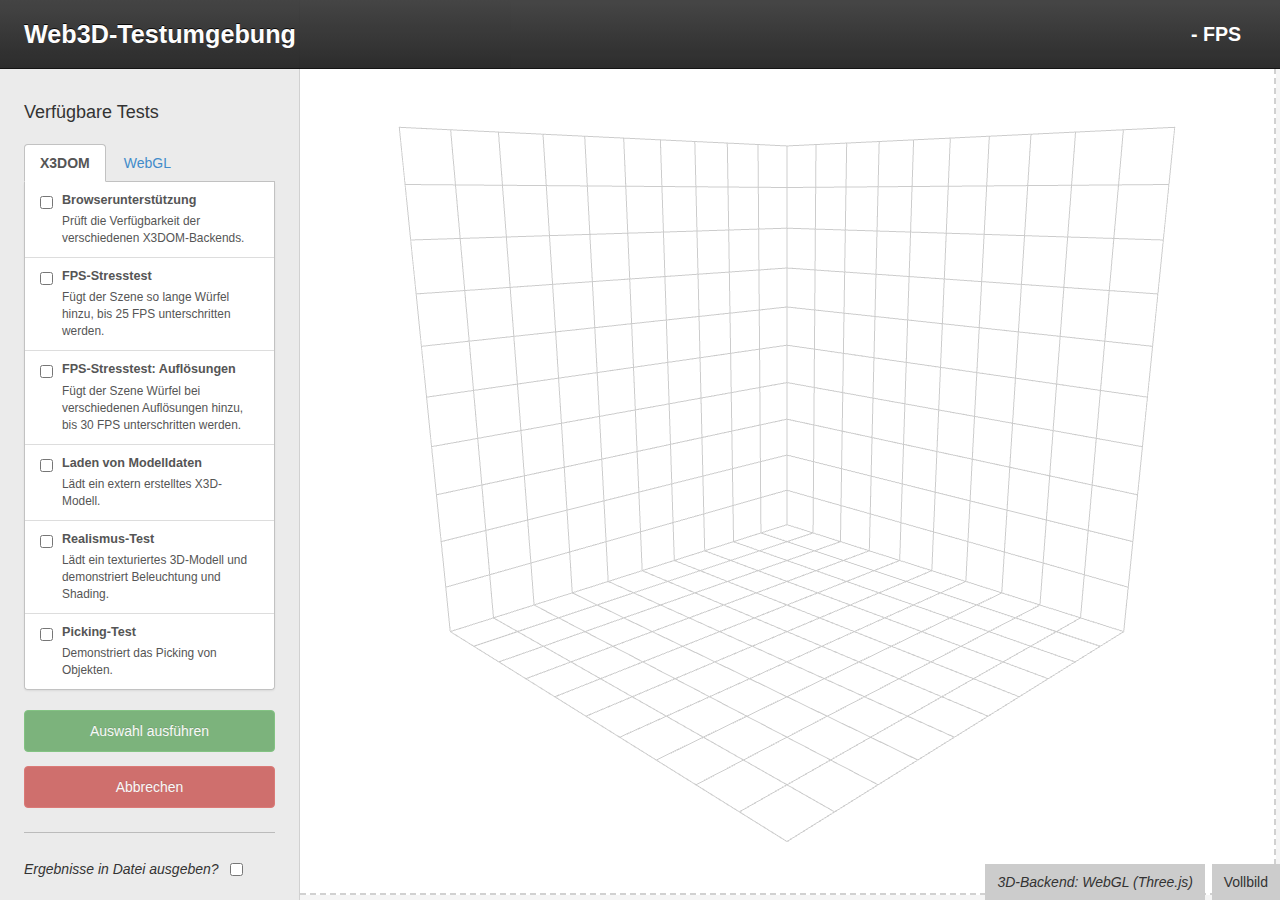
<file: test/button/index.html>
<!DOCTYPE html>
<html>
<head>
    <meta charset='utf-8'>
    <title>Web3D-Testumgebung</title>

    <!-- Bootstrap CSS -->
    <link rel='stylesheet' href='lib/bootstrap/css/bootstrap.min.css'>
    <link rel='stylesheet' href='lib/bootstrap/css/bootstrap-theme.min.css'>
    <link rel='stylesheet' type='text/css' href='css/main.css' />

</head>
<body class='frame-loading'>

    <!-- <div id='spinner'>
        <img src='res/loading.gif' alt='Lade...' />
    </div> -->

    <div class='page-container'>

        <div class='navbar navbar-inverse navbar-fixed-top' id='topbar' role='navigation'>
            <div class='navbar-header'>
                <h1>Web3D-Testumgebung</h1>
            </div>

            <div class='navbar-center'>
                <div id='scene-stats'></div>

                <!--<div id='model-count'>-->
                    <!--<span>0</span> Modelle-->
                <!--</div>-->
                <!--<div id='vertices-count'>-->
                    <!--<span>0</span> Modelle-->
                <!--</div>-->
            </div>

            <div class='navbar-right'>
                <div id='fps'>
                    <span>-</span> FPS
                </div>
                <canvas id='fps-chart' width='200' height='68'></canvas>
            </div>
        </div>

        <div class='row '>
            <aside id='sidebar' role='navigation'>
                <h2>Verfügbare Tests</h2>
                <ul class='nav nav-tabs' role='tablist'>
                     <li id='tab-x3dom' class='active'><a href='#testcases-x3dom' role='tab' data-toggle='tab'>X3DOM</a></li>
                     <li id='tab-webgl'><a href='#testcases-webgl' role='tab' data-toggle='tab'>WebGL</a></li>
                </ul>

                <div class='tab-content'>
                    <div class='tab-pane active' id='testcases-x3dom'>
                        <div class='list-group testcases' data-path='x3dom'>
                            <!-- Filled by JSON data -->
                        </div>
                    </div>
                    <div class='tab-pane' id='testcases-webgl'>
                        <div class='list-group testcases' data-path='webgl'>
                            <!-- Filled by JSON data -->
                        </div>
                    </div>
                </div>

                <button type='button' class='btn btn-success' id='btn-run-tests' title='Tests starten' disabled='disabled'>
                    Auswahl ausführen
                </button>
                <button type='button' class='btn btn-danger' id='btn-abort-tests' title='Alle Tests abbrechen' disabled='disabled'>
                    Abbrechen
                </button>

                <div id='download'>
                    <label for='return-file'>Ergebnisse in Datei ausgeben?</label>
                    <input type='checkbox' id='return-file' />
                </div>
            </aside>

            <main>
                <div id="error"></div>
                <iframe id='frame' class=''></iframe>
            </main>

            <button id='toggle-fullscreen'>Vollbild</button>
            <div id='backend-name'>
                3D-Backend: <span>Lade...</span>
            </div>
        </div>

        <footer id='status-bar'></footer>
    </div>

    <!-- JS libraries -->
    <script src='lib/jquery.min.js'></script>
    <script src='lib/bootstrap/js/bootstrap.min.js'></script>

    <!-- Application code -->
    <script src='js/UserInterface.js'></script>
    <script src='js/TestInterface.js'></script>
    <script src='js/Persistence.js'></script>
    <script src='js/Stats.js'></script>
    <script src='js/FPSMeter.js'></script>
    <script src='js/App.js'></script>
</body>
</html>
</file>
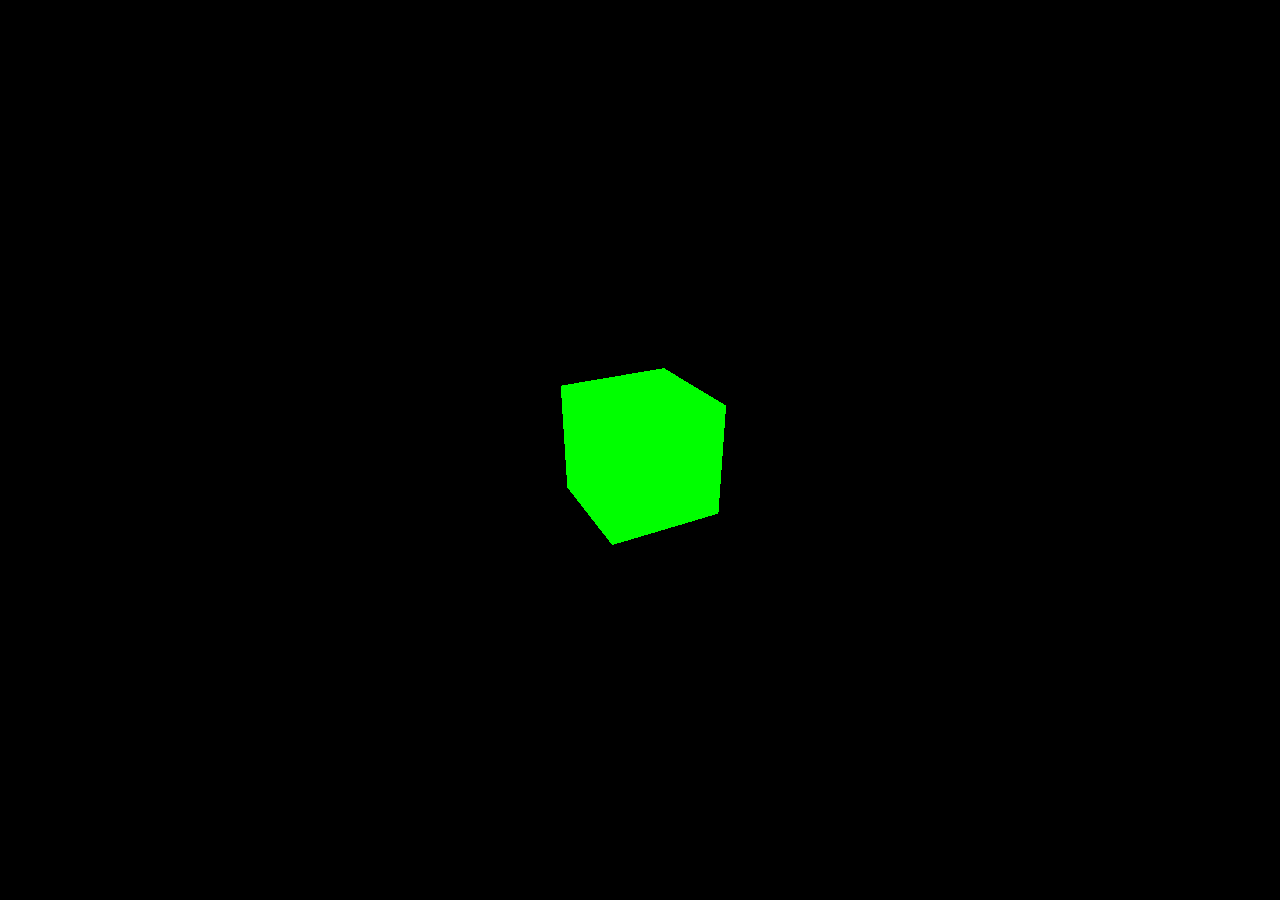
<file: test/threejs_creating_a_scene.html>
<!DOCTYPE html>
<html>
	<head>
		<meta charset="utf-8">
		<title>My first three.js app</title>
		<style>
			body { margin: 0; }
		</style>
	</head>
	<body>
		<script src="../lib/threejs-r130/three.js"></script>
		<script>
			const scene = new THREE.Scene();
			const camera = new THREE.PerspectiveCamera( 75, window.innerWidth / window.innerHeight, 0.1, 1000 );

			const renderer = new THREE.WebGLRenderer();
			renderer.setSize( window.innerWidth, window.innerHeight );
			document.body.appendChild( renderer.domElement );

			const geometry = new THREE.BoxGeometry();
			const material = new THREE.MeshBasicMaterial( { color: 0x00ff00 } );
			const cube = new THREE.Mesh( geometry, material );
			scene.add( cube );

			camera.position.z = 5;

			const animate = function () {
				requestAnimationFrame( animate );

				cube.rotation.x += 0.01;
				cube.rotation.y += 0.01;

				renderer.render( scene, camera );
			};

			animate();
		</script>
	</body>
</html>
</file>
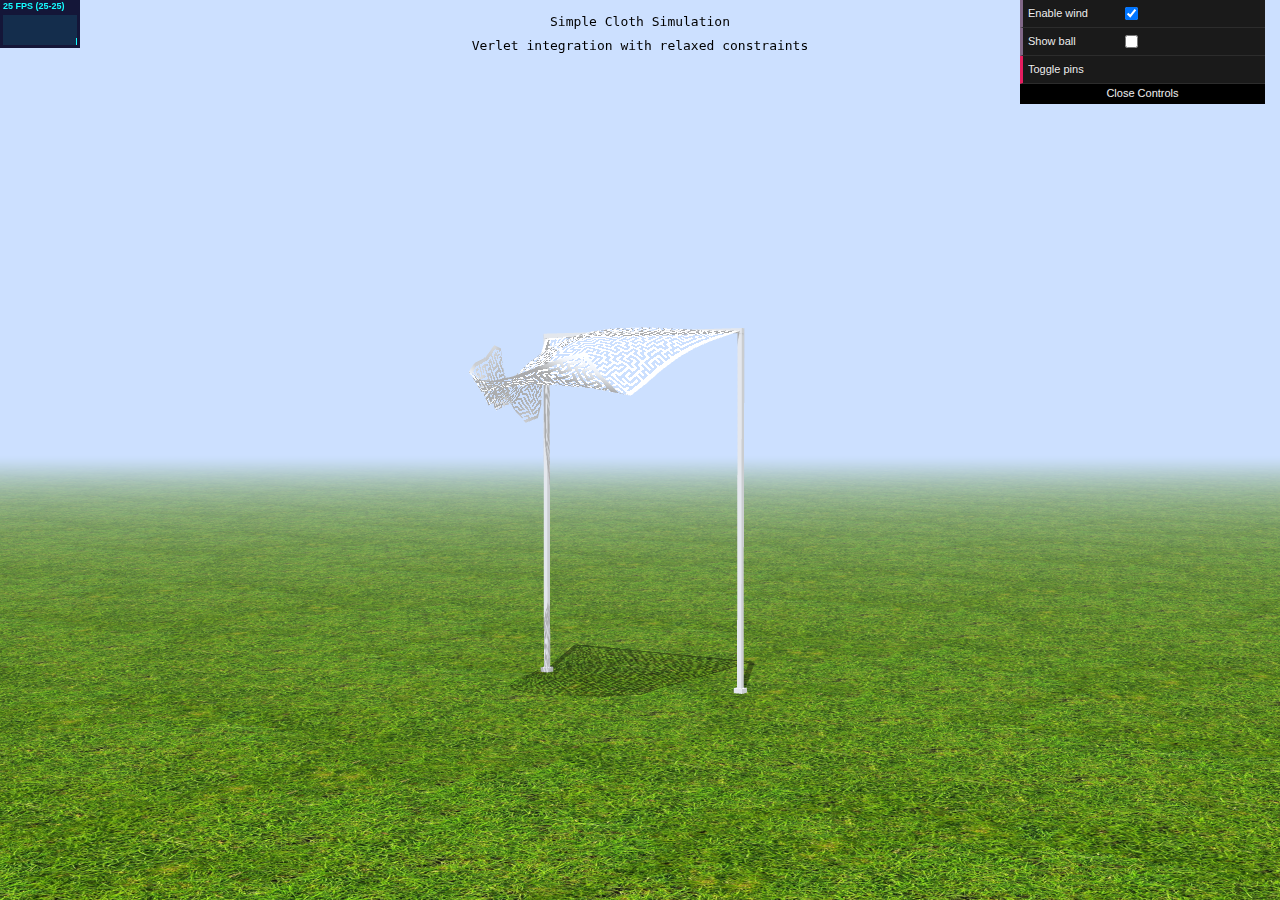
<file: test/threejs/examples/webgl_animation_cloth.html>
<!DOCTYPE html>
<html lang="en">
	<head>
		<title>three.js webgl - cloth simulation</title>
		<meta charset="utf-8">
		<meta name="viewport" content="width=device-width, user-scalable=no, minimum-scale=1.0, maximum-scale=1.0">
		<link type="text/css" rel="stylesheet" href="main.css">
		<style>
			body {
				background-color: #cce0ff;
				color: #000;
			}
			a {
				color: #080;
			}
		</style>
	</head>

	<body>
		<div id="info">Simple Cloth Simulation<br/>
			Verlet integration with relaxed constraints<br/>
		</div>

		<script type="module">

			import * as THREE from '../build/three.module.js';

			import Stats from './jsm/libs/stats.module.js';
			import { GUI } from './jsm/libs/dat.gui.module.js';

			import { OrbitControls } from './jsm/controls/OrbitControls.js';

			/*
			 * Cloth Simulation using a relaxed constraints solver
			 */

			// Suggested Readings

			// Advanced Character Physics by Thomas Jakobsen Character
			// http://freespace.virgin.net/hugo.elias/models/m_cloth.htm
			// http://en.wikipedia.org/wiki/Cloth_modeling
			// http://cg.alexandra.dk/tag/spring-mass-system/
			// Real-time Cloth Animation http://www.darwin3d.com/gamedev/articles/col0599.pdf

			const params = {
				enableWind: true,
				showBall: false,
				togglePins: togglePins
			};

			const DAMPING = 0.03;
			const DRAG = 1 - DAMPING;
			const MASS = 0.1;
			const restDistance = 25;

			const xSegs = 10;
			const ySegs = 10;

			const clothFunction = plane( restDistance * xSegs, restDistance * ySegs );

			const GRAVITY = 981 * 1.4;
			const gravity = new THREE.Vector3( 0, - GRAVITY, 0 ).multiplyScalar( MASS );


			const TIMESTEP = 18 / 1000;
			const TIMESTEP_SQ = TIMESTEP * TIMESTEP;

			let pins = [];

			const windForce = new THREE.Vector3( 0, 0, 0 );

			const ballPosition = new THREE.Vector3( 0, - 45, 0 );
			const ballSize = 60; //40

			const tmpForce = new THREE.Vector3();
			const diff = new THREE.Vector3();

			class Particle {

				constructor( x, y, z, mass ) {

					this.position = new THREE.Vector3();
					this.previous = new THREE.Vector3();
					this.original = new THREE.Vector3();
					this.a = new THREE.Vector3( 0, 0, 0 ); // acceleration
					this.mass = mass;
					this.invMass = 1 / mass;
					this.tmp = new THREE.Vector3();
					this.tmp2 = new THREE.Vector3();

					// init

					clothFunction( x, y, this.position ); // position
					clothFunction( x, y, this.previous ); // previous
					clothFunction( x, y, this.original );

				}

				// Force -> Acceleration

				addForce( force ) {

					this.a.add(
						this.tmp2.copy( force ).multiplyScalar( this.invMass )
					);

				}

				// Performs Verlet integration

				integrate( timesq ) {

					const newPos = this.tmp.subVectors( this.position, this.previous );
					newPos.multiplyScalar( DRAG ).add( this.position );
					newPos.add( this.a.multiplyScalar( timesq ) );

					this.tmp = this.previous;
					this.previous = this.position;
					this.position = newPos;

					this.a.set( 0, 0, 0 );

				}

			}

			class Cloth {

				constructor( w = 10, h = 10 ) {

					this.w = w;
					this.h = h;

					const particles = [];
					const constraints = [];

					// Create particles

					for ( let v = 0; v <= h; v ++ ) {

						for ( let u = 0; u <= w; u ++ ) {

							particles.push(
								new Particle( u / w, v / h, 0, MASS )
							);

						}

					}

					// Structural

					for ( let v = 0; v < h; v ++ ) {

						for ( let u = 0; u < w; u ++ ) {

							constraints.push( [
								particles[ index( u, v ) ],
								particles[ index( u, v + 1 ) ],
								restDistance
							] );

							constraints.push( [
								particles[ index( u, v ) ],
								particles[ index( u + 1, v ) ],
								restDistance
							] );

						}

					}

					for ( let u = w, v = 0; v < h; v ++ ) {

						constraints.push( [
							particles[ index( u, v ) ],
							particles[ index( u, v + 1 ) ],
							restDistance

						] );

					}

					for ( let v = h, u = 0; u < w; u ++ ) {

						constraints.push( [
							particles[ index( u, v ) ],
							particles[ index( u + 1, v ) ],
							restDistance
						] );

					}


					// While many systems use shear and bend springs,
					// the relaxed constraints model seems to be just fine
					// using structural springs.
					// Shear
					// const diagonalDist = Math.sqrt(restDistance * restDistance * 2);


					// for (v=0;v<h;v++) {
					// 	for (u=0;u<w;u++) {

					// 		constraints.push([
					// 			particles[index(u, v)],
					// 			particles[index(u+1, v+1)],
					// 			diagonalDist
					// 		]);

					// 		constraints.push([
					// 			particles[index(u+1, v)],
					// 			particles[index(u, v+1)],
					// 			diagonalDist
					// 		]);

					// 	}
					// }


					this.particles = particles;
					this.constraints = constraints;

					function index( u, v ) {

						return u + v * ( w + 1 );

					}

					this.index = index;

				}

			}

			function plane( width, height ) {

				return function ( u, v, target ) {

					const x = ( u - 0.5 ) * width;
					const y = ( v + 0.5 ) * height;
					const z = 0;

					target.set( x, y, z );

				};

			}

			function satisfyConstraints( p1, p2, distance ) {

				diff.subVectors( p2.position, p1.position );
				const currentDist = diff.length();
				if ( currentDist === 0 ) return; // prevents division by 0
				const correction = diff.multiplyScalar( 1 - distance / currentDist );
				const correctionHalf = correction.multiplyScalar( 0.5 );
				p1.position.add( correctionHalf );
				p2.position.sub( correctionHalf );

			}

			function simulate( now ) {

				const windStrength = Math.cos( now / 7000 ) * 20 + 40;

				windForce.set( Math.sin( now / 2000 ), Math.cos( now / 3000 ), Math.sin( now / 1000 ) );
				windForce.normalize();
				windForce.multiplyScalar( windStrength );

				// Aerodynamics forces

				const particles = cloth.particles;

				if ( params.enableWind ) {

					let indx;
					const normal = new THREE.Vector3();
					const indices = clothGeometry.index;
					const normals = clothGeometry.attributes.normal;

					for ( let i = 0, il = indices.count; i < il; i += 3 ) {

						for ( let j = 0; j < 3; j ++ ) {

							indx = indices.getX( i + j );
							normal.fromBufferAttribute( normals, indx );
							tmpForce.copy( normal ).normalize().multiplyScalar( normal.dot( windForce ) );
							particles[ indx ].addForce( tmpForce );

						}

					}

				}

				for ( let i = 0, il = particles.length; i < il; i ++ ) {

					const particle = particles[ i ];
					particle.addForce( gravity );

					particle.integrate( TIMESTEP_SQ );

				}

				// Start Constraints

				const constraints = cloth.constraints;
				const il = constraints.length;

				for ( let i = 0; i < il; i ++ ) {

					const constraint = constraints[ i ];
					satisfyConstraints( constraint[ 0 ], constraint[ 1 ], constraint[ 2 ] );

				}

				// Ball Constraints

				ballPosition.z = - Math.sin( now / 600 ) * 90; //+ 40;
				ballPosition.x = Math.cos( now / 400 ) * 70;

				if ( params.showBall ) {

					sphere.visible = true;

					for ( let i = 0, il = particles.length; i < il; i ++ ) {

						const particle = particles[ i ];
						const pos = particle.position;
						diff.subVectors( pos, ballPosition );
						if ( diff.length() < ballSize ) {

							// collided
							diff.normalize().multiplyScalar( ballSize );
							pos.copy( ballPosition ).add( diff );

						}

					}

				} else {

					sphere.visible = false;

				}


				// Floor Constraints

				for ( let i = 0, il = particles.length; i < il; i ++ ) {

					const particle = particles[ i ];
					const pos = particle.position;
					if ( pos.y < - 250 ) {

						pos.y = - 250;

					}

				}

				// Pin Constraints

				for ( let i = 0, il = pins.length; i < il; i ++ ) {

					const xy = pins[ i ];
					const p = particles[ xy ];
					p.position.copy( p.original );
					p.previous.copy( p.original );

				}


			}

			/* testing cloth simulation */

			const cloth = new Cloth( xSegs, ySegs );

			const pinsFormation = [];
			pins = [ 6 ];

			pinsFormation.push( pins );

			pins = [ 0, 1, 2, 3, 4, 5, 6, 7, 8, 9, 10 ];
			pinsFormation.push( pins );

			pins = [ 0 ];
			pinsFormation.push( pins );

			pins = []; // cut the rope ;)
			pinsFormation.push( pins );

			pins = [ 0, cloth.w ]; // classic 2 pins
			pinsFormation.push( pins );

			pins = pinsFormation[ 1 ];

			function togglePins() {

				pins = pinsFormation[ ~ ~ ( Math.random() * pinsFormation.length ) ];

			}

			let container, stats;
			let camera, scene, renderer;

			let clothGeometry;
			let sphere;
			let object;

			init();
			animate( 0 );

			function init() {

				container = document.createElement( 'div' );
				document.body.appendChild( container );

				// scene

				scene = new THREE.Scene();
				scene.background = new THREE.Color( 0xcce0ff );
				scene.fog = new THREE.Fog( 0xcce0ff, 500, 10000 );

				// camera

				camera = new THREE.PerspectiveCamera( 30, window.innerWidth / window.innerHeight, 1, 10000 );
				camera.position.set( 1000, 50, 1500 );

				// lights

				scene.add( new THREE.AmbientLight( 0x666666 ) );

				const light = new THREE.DirectionalLight( 0xdfebff, 1 );
				light.position.set( 50, 200, 100 );
				light.position.multiplyScalar( 1.3 );

				light.castShadow = true;

				light.shadow.mapSize.width = 1024;
				light.shadow.mapSize.height = 1024;

				const d = 300;

				light.shadow.camera.left = - d;
				light.shadow.camera.right = d;
				light.shadow.camera.top = d;
				light.shadow.camera.bottom = - d;

				light.shadow.camera.far = 1000;

				scene.add( light );

				// cloth material

				const loader = new THREE.TextureLoader();
				const clothTexture = loader.load( 'textures/patterns/circuit_pattern.png' );
				clothTexture.anisotropy = 16;

				const clothMaterial = new THREE.MeshLambertMaterial( {
					map: clothTexture,
					side: THREE.DoubleSide,
					alphaTest: 0.5
				} );

				// cloth geometry

				clothGeometry = new THREE.ParametricBufferGeometry( clothFunction, cloth.w, cloth.h );

				// cloth mesh

				object = new THREE.Mesh( clothGeometry, clothMaterial );
				object.position.set( 0, 0, 0 );
				object.castShadow = true;
				scene.add( object );

				object.customDepthMaterial = new THREE.MeshDepthMaterial( {
					depthPacking: THREE.RGBADepthPacking,
					map: clothTexture,
					alphaTest: 0.5
				} );

				// sphere

				const ballGeo = new THREE.SphereGeometry( ballSize, 32, 16 );
				const ballMaterial = new THREE.MeshLambertMaterial();

				sphere = new THREE.Mesh( ballGeo, ballMaterial );
				sphere.castShadow = true;
				sphere.receiveShadow = true;
				sphere.visible = false;
				scene.add( sphere );

				// ground

				const groundTexture = loader.load( 'textures/terrain/grasslight-big.jpg' );
				groundTexture.wrapS = groundTexture.wrapT = THREE.RepeatWrapping;
				groundTexture.repeat.set( 25, 25 );
				groundTexture.anisotropy = 16;
				groundTexture.encoding = THREE.sRGBEncoding;

				const groundMaterial = new THREE.MeshLambertMaterial( { map: groundTexture } );

				let mesh = new THREE.Mesh( new THREE.PlaneGeometry( 20000, 20000 ), groundMaterial );
				mesh.position.y = - 250;
				mesh.rotation.x = - Math.PI / 2;
				mesh.receiveShadow = true;
				scene.add( mesh );

				// poles

				const poleGeo = new THREE.BoxGeometry( 5, 375, 5 );
				const poleMat = new THREE.MeshLambertMaterial();

				mesh = new THREE.Mesh( poleGeo, poleMat );
				mesh.position.x = - 125;
				mesh.position.y = - 62;
				mesh.receiveShadow = true;
				mesh.castShadow = true;
				scene.add( mesh );

				mesh = new THREE.Mesh( poleGeo, poleMat );
				mesh.position.x = 125;
				mesh.position.y = - 62;
				mesh.receiveShadow = true;
				mesh.castShadow = true;
				scene.add( mesh );

				mesh = new THREE.Mesh( new THREE.BoxGeometry( 255, 5, 5 ), poleMat );
				mesh.position.y = - 250 + ( 750 / 2 );
				mesh.position.x = 0;
				mesh.receiveShadow = true;
				mesh.castShadow = true;
				scene.add( mesh );

				const gg = new THREE.BoxGeometry( 10, 10, 10 );
				mesh = new THREE.Mesh( gg, poleMat );
				mesh.position.y = - 250;
				mesh.position.x = 125;
				mesh.receiveShadow = true;
				mesh.castShadow = true;
				scene.add( mesh );

				mesh = new THREE.Mesh( gg, poleMat );
				mesh.position.y = - 250;
				mesh.position.x = - 125;
				mesh.receiveShadow = true;
				mesh.castShadow = true;
				scene.add( mesh );

				// renderer

				renderer = new THREE.WebGLRenderer( { antialias: true } );
				renderer.setPixelRatio( window.devicePixelRatio );
				renderer.setSize( window.innerWidth, window.innerHeight );

				container.appendChild( renderer.domElement );

				renderer.outputEncoding = THREE.sRGBEncoding;

				renderer.shadowMap.enabled = true;

				// controls
				const controls = new OrbitControls( camera, renderer.domElement );
				controls.maxPolarAngle = Math.PI * 0.5;
				controls.minDistance = 1000;
				controls.maxDistance = 5000;

				// performance monitor

				stats = new Stats();
				container.appendChild( stats.dom );

				//

				window.addEventListener( 'resize', onWindowResize );

				//

				const gui = new GUI();
				gui.add( params, 'enableWind' ).name( 'Enable wind' );
				gui.add( params, 'showBall' ).name( 'Show ball' );
				gui.add( params, 'togglePins' ).name( 'Toggle pins' );

			}

			//

			function onWindowResize() {

				camera.aspect = window.innerWidth / window.innerHeight;
				camera.updateProjectionMatrix();

				renderer.setSize( window.innerWidth, window.innerHeight );

			}

			//

			function animate( now ) {

				requestAnimationFrame( animate );
				simulate( now );
				render();
				stats.update();

			}

			function render() {

				const p = cloth.particles;

				for ( let i = 0, il = p.length; i < il; i ++ ) {

					const v = p[ i ].position;

					clothGeometry.attributes.position.setXYZ( i, v.x, v.y, v.z );

				}

				clothGeometry.attributes.position.needsUpdate = true;

				clothGeometry.computeVertexNormals();

				sphere.position.copy( ballPosition );

				renderer.render( scene, camera );

			}

		</script>
	</body>
</html>
</file>
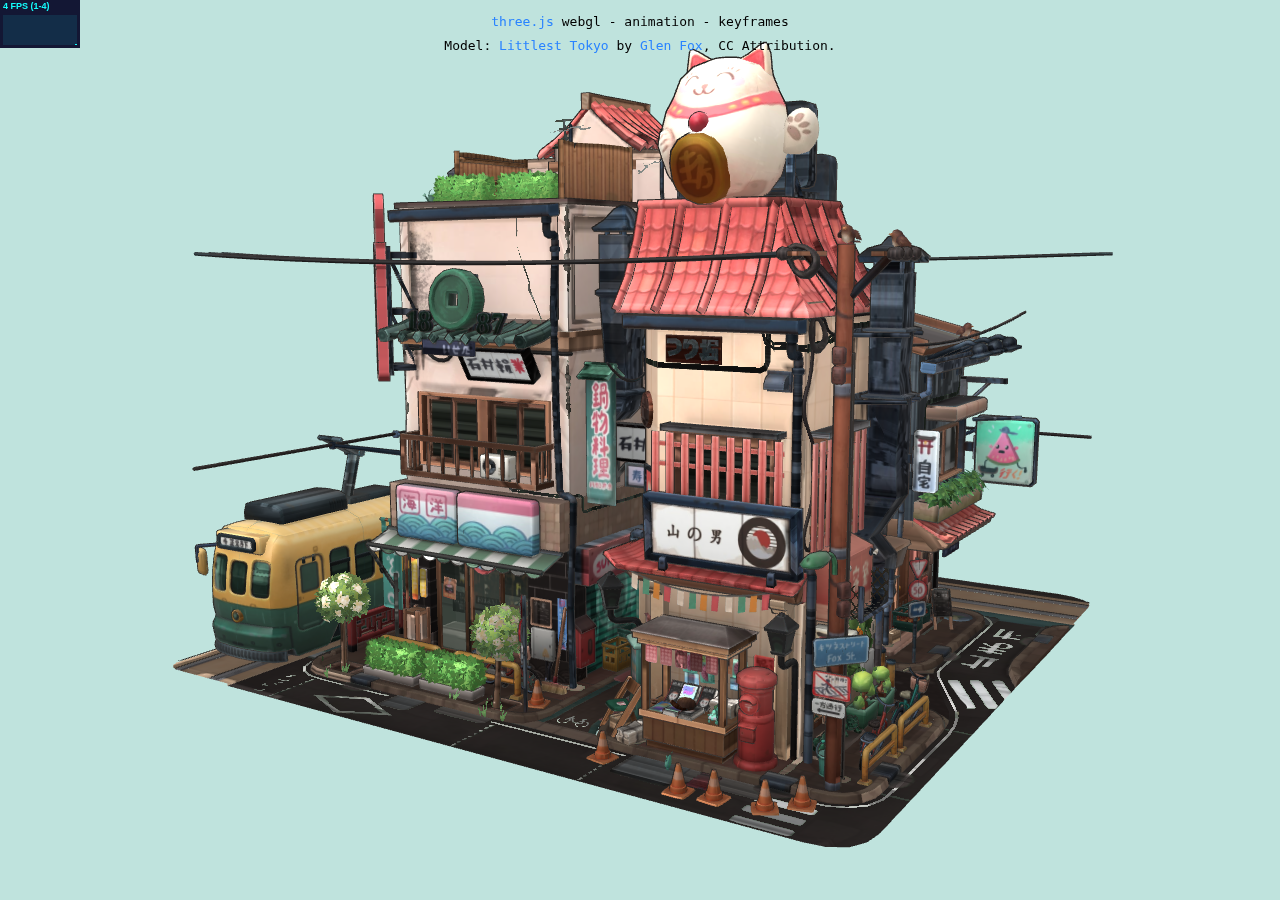
<file: test/threejs/examples/webgl_animation_keyframes.html>
<!DOCTYPE html>
<html lang="en">
	<head>
		<title>three.js webgl - animation - keyframes</title>
		<meta charset="utf-8">
		<meta name="viewport" content="width=device-width, user-scalable=no, minimum-scale=1.0, maximum-scale=1.0">
		<link type="text/css" rel="stylesheet" href="main.css">
		<style>
			body {
				background-color: #bfe3dd;
				color: #000;
			}

			a {
				color: #2983ff;
			}
		</style>
	</head>

	<body>

		<div id="container"></div>

		<div id="info">
			<a href="https://threejs.org" target="_blank" rel="noopener">three.js</a> webgl - animation - keyframes<br/>
			Model: <a href="https://www.artstation.com/artwork/1AGwX" target="_blank" rel="noopener">Littlest Tokyo</a> by
			<a href="https://www.artstation.com/glenatron" target="_blank" rel="noopener">Glen Fox</a>, CC Attribution.
		</div>

		<script type="module">

			import * as THREE from '../build/three.module.js';

			import Stats from './jsm/libs/stats.module.js';

			import { OrbitControls } from './jsm/controls/OrbitControls.js';
			import { RoomEnvironment } from './jsm/environments/RoomEnvironment.js';

			import { GLTFLoader } from './jsm/loaders/GLTFLoader.js';
			import { DRACOLoader } from './jsm/loaders/DRACOLoader.js';

			let mixer;

			const clock = new THREE.Clock();
			const container = document.getElementById( 'container' );

			const stats = new Stats();
			container.appendChild( stats.dom );

			const renderer = new THREE.WebGLRenderer( { antialias: true } );
			renderer.setPixelRatio( window.devicePixelRatio );
			renderer.setSize( window.innerWidth, window.innerHeight );
			renderer.outputEncoding = THREE.sRGBEncoding;
			container.appendChild( renderer.domElement );

			const pmremGenerator = new THREE.PMREMGenerator( renderer );

			const scene = new THREE.Scene();
			scene.background = new THREE.Color( 0xbfe3dd );
			scene.environment = pmremGenerator.fromScene( new RoomEnvironment(), 0.04 ).texture;

			const camera = new THREE.PerspectiveCamera( 40, window.innerWidth / window.innerHeight, 1, 100 );
			camera.position.set( 5, 2, 8 );

			const controls = new OrbitControls( camera, renderer.domElement );
			controls.target.set( 0, 0.5, 0 );
			controls.update();
			controls.enablePan = false;
			controls.enableDamping = true;

			const dracoLoader = new DRACOLoader();
			dracoLoader.setDecoderPath( 'js/libs/draco/gltf/' );

			const loader = new GLTFLoader();
			loader.setDRACOLoader( dracoLoader );
			loader.load( 'models/gltf/LittlestTokyo.glb', function ( gltf ) {

				const model = gltf.scene;
				model.position.set( 1, 1, 0 );
				model.scale.set( 0.01, 0.01, 0.01 );
				scene.add( model );

				mixer = new THREE.AnimationMixer( model );
				mixer.clipAction( gltf.animations[ 0 ] ).play();

				animate();

			}, undefined, function ( e ) {

				console.error( e );

			} );


			window.onresize = function () {

				camera.aspect = window.innerWidth / window.innerHeight;
				camera.updateProjectionMatrix();

				renderer.setSize( window.innerWidth, window.innerHeight );

			};


			function animate() {

				requestAnimationFrame( animate );

				const delta = clock.getDelta();

				mixer.update( delta );

				controls.update();

				stats.update();

				renderer.render( scene, camera );

			}


		</script>

	</body>

</html>
</file>
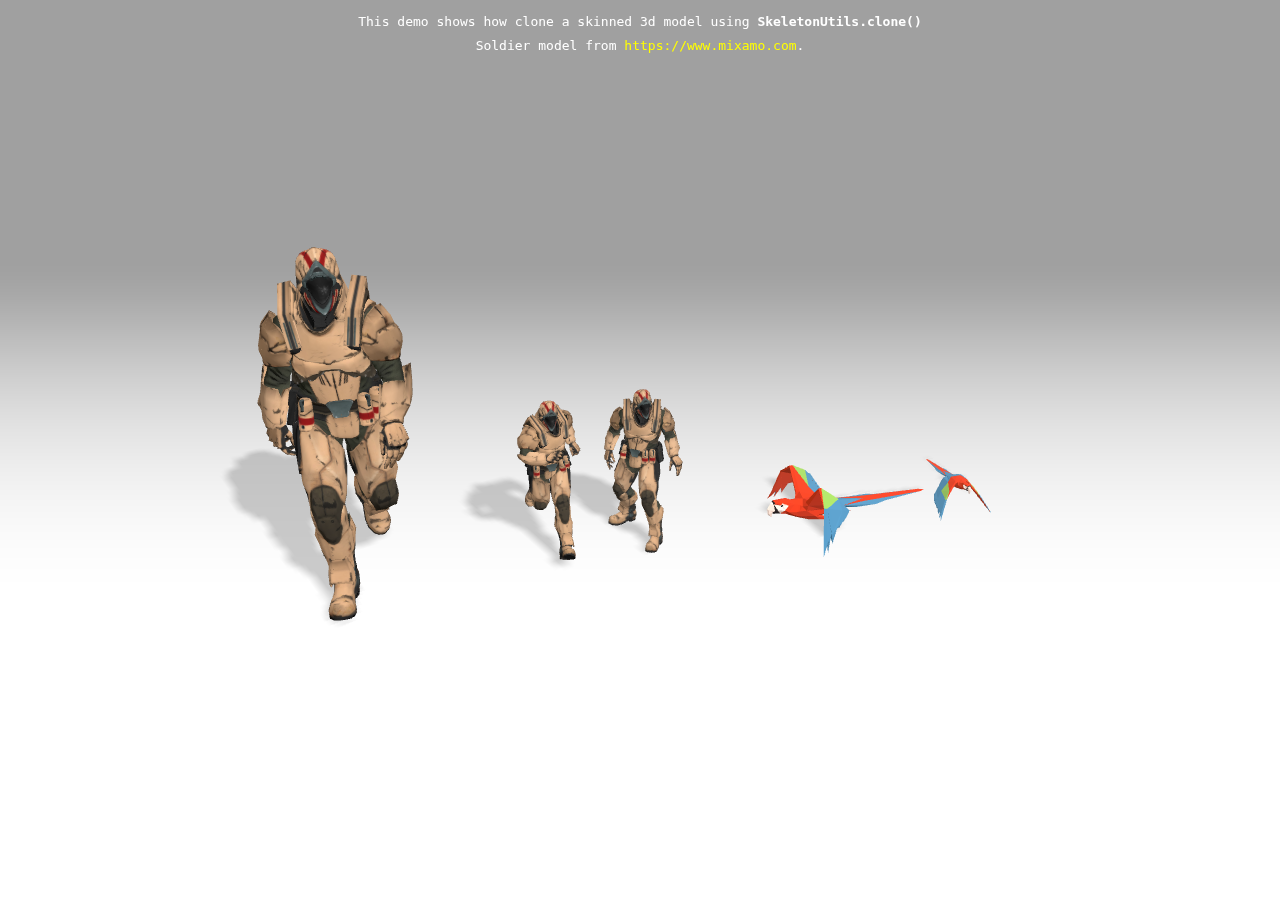
<file: test/threejs/examples/webgl_animation_multiple.html>
<!DOCTYPE html>
<html lang="en">
	<head>
		<title>Multiple animated objects</title>
		<meta charset="utf-8">
		<meta content="width=device-width, user-scalable=no, minimum-scale=1.0, maximum-scale=1.0" name="viewport">
		<link type="text/css" rel="stylesheet" href="main.css">
	</head>
	<body>
		<div id="container"></div>

		<div id="info">
			This demo shows how clone a skinned 3d model using <strong>SkeletonUtils.clone()</strong><br/>
			Soldier model from <a href="https://www.mixamo.com" target="_blank" rel="noopener">https://www.mixamo.com</a>.
		</div>

		<script type="module">

			import * as THREE from '../build/three.module.js';

			import { GLTFLoader } from './jsm/loaders/GLTFLoader.js';
			import { SkeletonUtils } from './jsm/utils/SkeletonUtils.js';

			//////////////////////////////
			// Global objects
			//////////////////////////////
			let worldScene = null; // THREE.Scene where it all will be rendered
			let renderer = null;
			let camera = null;
			let clock = null;
			const mixers = []; // All the THREE.AnimationMixer objects for all the animations in the scene
			//////////////////////////////


			//////////////////////////////
			// Information about our 3D models and units
			//////////////////////////////

			// The names of the 3D models to load. One-per file.
			// A model may have multiple SkinnedMesh objects as well as several rigs (armatures). Units will define which
			// meshes, armatures and animations to use. We will load the whole scene for each object and clone it for each unit.
			// Models are from https://www.mixamo.com/
			const MODELS = [
				{ name: "Soldier" },
				{ name: "Parrot" },
				// { name: "RiflePunch" },
			];

			// Here we define instances of the models that we want to place in the scene, their position, scale and the animations
			// that must be played.
			const UNITS = [
				{
					modelName: "Soldier", // Will use the 3D model from file models/gltf/Soldier.glb
					meshName: "vanguard_Mesh", // Name of the main mesh to animate
					position: { x: 0, y: 0, z: 0 }, // Where to put the unit in the scene
					scale: 1, // Scaling of the unit. 1.0 means: use original size, 0.1 means "10 times smaller", etc.
					animationName: "Idle" // Name of animation to run
				},
				{
					modelName: "Soldier",
					meshName: "vanguard_Mesh",
					position: { x: 3, y: 0, z: 0 },
					scale: 2,
					animationName: "Walk"
				},
				{
					modelName: "Soldier",
					meshName: "vanguard_Mesh",
					position: { x: 1, y: 0, z: 0 },
					scale: 1,
					animationName: "Run"
				},
				{
					modelName: "Parrot",
					meshName: "mesh_0",
					position: { x: - 4, y: 0, z: 0 },
					rotation: { x: 0, y: Math.PI, z: 0 },
					scale: 0.01,
					animationName: "parrot_A_"
				},
				{
					modelName: "Parrot",
					meshName: "mesh_0",
					position: { x: - 2, y: 0, z: 0 },
					rotation: { x: 0, y: Math.PI / 2, z: 0 },
					scale: 0.02,
					animationName: null
				},
			];

			//////////////////////////////
			// The main setup happens here
			//////////////////////////////
			let numLoadedModels = 0;
			initScene();
			initRenderer();
			loadModels();
			animate();
			//////////////////////////////


			//////////////////////////////
			// Function implementations
			//////////////////////////////
			/**
			 * Function that starts loading process for the next model in the queue. The loading process is
			 * asynchronous: it happens "in the background". Therefore we don't load all the models at once. We load one,
			 * wait until it is done, then load the next one. When all models are loaded, we call loadUnits().
			 */
			function loadModels() {

				for ( let i = 0; i < MODELS.length; ++ i ) {

					const m = MODELS[ i ];

					loadGltfModel( m, function () {

						++ numLoadedModels;

						if ( numLoadedModels === MODELS.length ) {

							console.log( "All models loaded, time to instantiate units..." );
							instantiateUnits();

						}

					} );

				}

			}

			/**
			 * Look at UNITS configuration, clone necessary 3D model scenes, place the armatures and meshes in the scene and
			 * launch necessary animations
			 */
			function instantiateUnits() {

				let numSuccess = 0;

				for ( let i = 0; i < UNITS.length; ++ i ) {

					const u = UNITS[ i ];
					const model = getModelByName( u.modelName );

					if ( model ) {

						const clonedScene = SkeletonUtils.clone( model.scene );

						if ( clonedScene ) {

							// THREE.Scene is cloned properly, let's find one mesh and launch animation for it
							const clonedMesh = clonedScene.getObjectByName( u.meshName );

							if ( clonedMesh ) {

								const mixer = startAnimation( clonedMesh, model.animations, u.animationName );

								// Save the animation mixer in the list, will need it in the animation loop
								mixers.push( mixer );
								numSuccess ++;

							}

							// Different models can have different configurations of armatures and meshes. Therefore,
							// We can't set position, scale or rotation to individual mesh objects. Instead we set
							// it to the whole cloned scene and then add the whole scene to the game world
							// Note: this may have weird effects if you have lights or other items in the GLTF file's scene!
							worldScene.add( clonedScene );

							if ( u.position ) {

								clonedScene.position.set( u.position.x, u.position.y, u.position.z );

							}

							if ( u.scale ) {

								clonedScene.scale.set( u.scale, u.scale, u.scale );

							}

							if ( u.rotation ) {

								clonedScene.rotation.x = u.rotation.x;
								clonedScene.rotation.y = u.rotation.y;
								clonedScene.rotation.z = u.rotation.z;

							}

					        }

					} else {

						console.error( "Can not find model", u.modelName );

					}

				}

				console.log( `Successfully instantiated ${numSuccess} units` );

			}

			/**
			 * Start animation for a specific mesh object. Find the animation by name in the 3D model's animation array
			 * @param skinnedMesh {THREE.SkinnedMesh} The mesh to animate
			 * @param animations {Array} Array containing all the animations for this model
			 * @param animationName {string} Name of the animation to launch
			 * @return {THREE.AnimationMixer} Mixer to be used in the render loop
			 */
			function startAnimation( skinnedMesh, animations, animationName ) {

				const mixer = new THREE.AnimationMixer( skinnedMesh );
				const clip = THREE.AnimationClip.findByName( animations, animationName );

				if ( clip ) {

					const action = mixer.clipAction( clip );
					action.play();

				}

				return mixer;

			}

			/**
			 * Find a model object by name
			 * @param name
			 * @returns {object|null}
			 */
			function getModelByName( name ) {

				for ( let i = 0; i < MODELS.length; ++ i ) {

					if ( MODELS[ i ].name === name ) {

						return MODELS[ i ];

					}

				}

				return null;

			}

			/**
			 * Load a 3D model from a GLTF file. Use the GLTFLoader.
			 * @param model {object} Model config, one item from the MODELS array. It will be updated inside the function!
			 * @param onLoaded {function} A callback function that will be called when the model is loaded
			 */
			function loadGltfModel( model, onLoaded ) {

				const loader = new GLTFLoader();
				const modelName = "models/gltf/" + model.name + ".glb";

				loader.load( modelName, function ( gltf ) {

					const scene = gltf.scene;

					model.animations = gltf.animations;
					model.scene = scene;

					// Enable Shadows

					gltf.scene.traverse( function ( object ) {

						if ( object.isMesh ) {

							object.castShadow = true;

						}

					} );

					console.log( "Done loading model", model.name );

					onLoaded();

				} );

			}

			/**
			 * Render loop. Renders the next frame of all animations
			 */
			function animate() {

				requestAnimationFrame( animate );

				// Get the time elapsed since the last frame

				const mixerUpdateDelta = clock.getDelta();

				// Update all the animation frames

				for ( let i = 0; i < mixers.length; ++ i ) {

					mixers[ i ].update( mixerUpdateDelta );

				}

				renderer.render( worldScene, camera );

			}

			//////////////////////////////
			// General Three.JS stuff
			//////////////////////////////
			// This part is not anyhow related to the cloning of models, it's just setting up the scene.

			/**
			 * Initialize ThreeJS scene renderer
			 */
			function initRenderer() {

				const container = document.getElementById( 'container' );
				renderer = new THREE.WebGLRenderer( { antialias: true } );
				renderer.setPixelRatio( window.devicePixelRatio );
				renderer.setSize( window.innerWidth, window.innerHeight );
				renderer.outputEncoding = THREE.sRGBEncoding;
				renderer.shadowMap.enabled = true;
				renderer.shadowMap.type = THREE.PCFSoftShadowMap;
				container.appendChild( renderer.domElement );

			}

			/**
			 * Initialize ThreeJS THREE.Scene
			 */
			function initScene() {

				camera = new THREE.PerspectiveCamera( 45, window.innerWidth / window.innerHeight, 1, 10000 );
				camera.position.set( 3, 6, - 10 );
				camera.lookAt( 0, 1, 0 );

				clock = new THREE.Clock();

				worldScene = new THREE.Scene();
				worldScene.background = new THREE.Color( 0xa0a0a0 );
				worldScene.fog = new THREE.Fog( 0xa0a0a0, 10, 22 );

				const hemiLight = new THREE.HemisphereLight( 0xffffff, 0x444444 );
				hemiLight.position.set( 0, 20, 0 );
				worldScene.add( hemiLight );

				const dirLight = new THREE.DirectionalLight( 0xffffff );
				dirLight.position.set( - 3, 10, - 10 );
				dirLight.castShadow = true;
				dirLight.shadow.camera.top = 10;
				dirLight.shadow.camera.bottom = - 10;
				dirLight.shadow.camera.left = - 10;
				dirLight.shadow.camera.right = 10;
				dirLight.shadow.camera.near = 0.1;
				dirLight.shadow.camera.far = 40;
				worldScene.add( dirLight );

				// ground
				const groundMesh = new THREE.Mesh(
					new THREE.PlaneGeometry( 40, 40 ),
					new THREE.MeshPhongMaterial( {
						color: 0x999999,
						depthWrite: false
					} )
				);

				groundMesh.rotation.x = - Math.PI / 2;
				groundMesh.receiveShadow = true;
				worldScene.add( groundMesh );
				window.addEventListener( 'resize', onWindowResize );

			}

			/**
			 * A callback that will be called whenever the browser window is resized.
			 */
			function onWindowResize() {

				camera.aspect = window.innerWidth / window.innerHeight;
				camera.updateProjectionMatrix();
				renderer.setSize( window.innerWidth, window.innerHeight );

			}

		</script>

	</body>

</html>
</file>
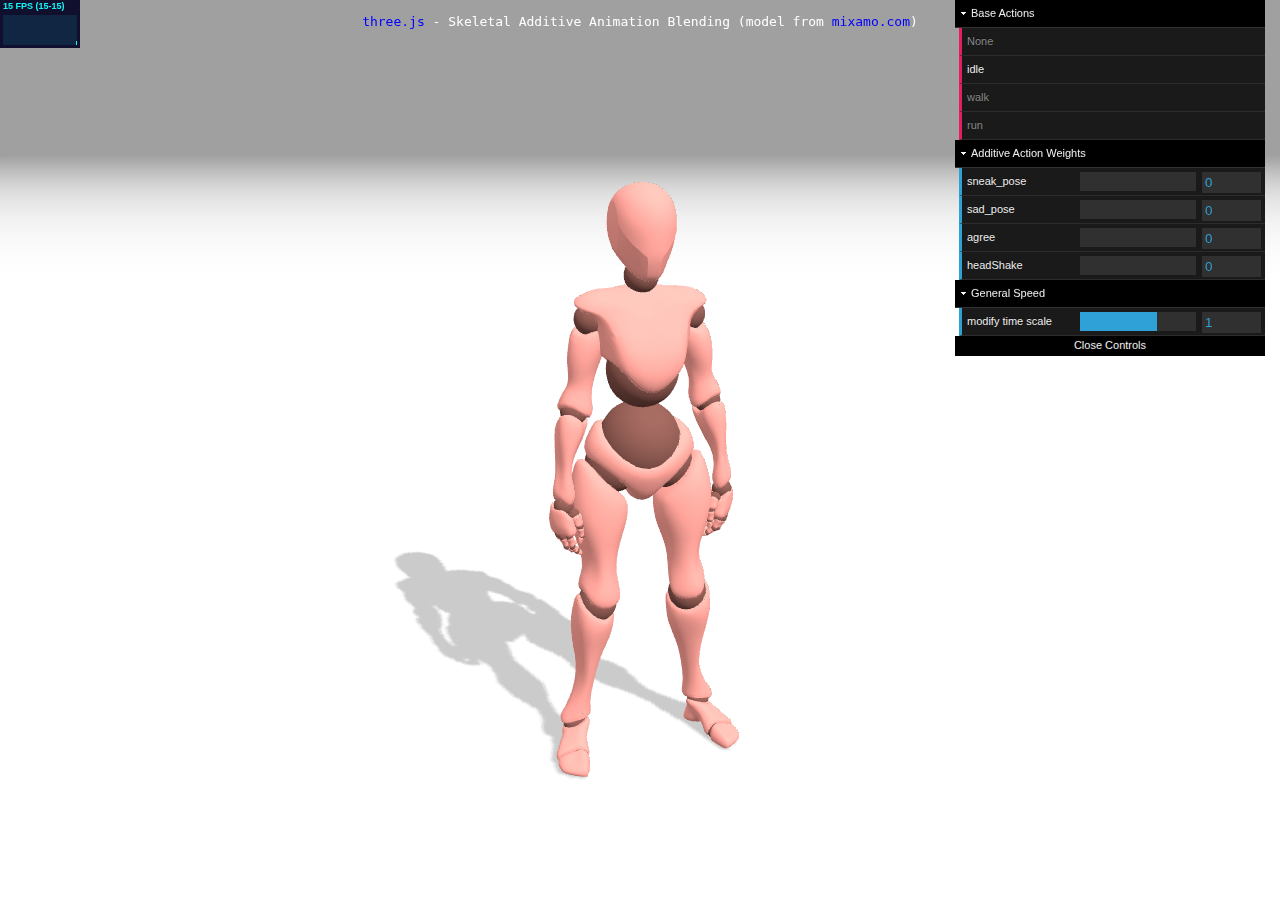
<file: test/threejs/examples/webgl_animation_skinning_additive_blending.html>
<!DOCTYPE html>
<html lang="en">
	<head>
		<title>three.js webgl - additive animation - skinning</title>
		<meta charset="utf-8">
		<meta name="viewport" content="width=device-width, user-scalable=no, minimum-scale=1.0, maximum-scale=1.0">
		<link type="text/css" rel="stylesheet" href="main.css">
		<style>
			a {
				color: blue;
			}
			.control-inactive {
				color: #888;
			}
		</style>
	</head>
	<body>
		<div id="container"></div>
		<div id="info">
			<a href="https://threejs.org" target="_blank" rel="noopener">three.js</a> - Skeletal Additive Animation Blending
			(model from <a href="https://www.mixamo.com/" target="_blank" rel="noopener">mixamo.com</a>)<br/>
		</div>

		<script type="module">

			import * as THREE from '../build/three.module.js';

			import Stats from './jsm/libs/stats.module.js';
			import { GUI } from './jsm/libs/dat.gui.module.js';
			import { OrbitControls } from './jsm/controls/OrbitControls.js';
			import { GLTFLoader } from './jsm/loaders/GLTFLoader.js';

			let scene, renderer, camera, stats;
			let model, skeleton, mixer, clock;

			const crossFadeControls = [];

			let currentBaseAction = 'idle';
			const allActions = [];
			const baseActions = {
				idle: { weight: 1 },
				walk: { weight: 0 },
				run: { weight: 0 }
			};
			const additiveActions = {
				sneak_pose: { weight: 0 },
				sad_pose: { weight: 0 },
				agree: { weight: 0 },
				headShake: { weight: 0 }
			};
			let panelSettings, numAnimations;

			init();

			function init() {

				const container = document.getElementById( 'container' );
				clock = new THREE.Clock();

				scene = new THREE.Scene();
				scene.background = new THREE.Color( 0xa0a0a0 );
				scene.fog = new THREE.Fog( 0xa0a0a0, 10, 50 );

				const hemiLight = new THREE.HemisphereLight( 0xffffff, 0x444444 );
				hemiLight.position.set( 0, 20, 0 );
				scene.add( hemiLight );

				const dirLight = new THREE.DirectionalLight( 0xffffff );
				dirLight.position.set( 3, 10, 10 );
				dirLight.castShadow = true;
				dirLight.shadow.camera.top = 2;
				dirLight.shadow.camera.bottom = - 2;
				dirLight.shadow.camera.left = - 2;
				dirLight.shadow.camera.right = 2;
				dirLight.shadow.camera.near = 0.1;
				dirLight.shadow.camera.far = 40;
				scene.add( dirLight );

				// ground

				const mesh = new THREE.Mesh( new THREE.PlaneGeometry( 100, 100 ), new THREE.MeshPhongMaterial( { color: 0x999999, depthWrite: false } ) );
				mesh.rotation.x = - Math.PI / 2;
				mesh.receiveShadow = true;
				scene.add( mesh );

				const loader = new GLTFLoader();
				loader.load( 'models/gltf/Xbot.glb', function ( gltf ) {

					model = gltf.scene;
					scene.add( model );

					model.traverse( function ( object ) {

						if ( object.isMesh ) object.castShadow = true;

					} );

					skeleton = new THREE.SkeletonHelper( model );
					skeleton.visible = false;
					scene.add( skeleton );

					const animations = gltf.animations;
					mixer = new THREE.AnimationMixer( model );

					numAnimations = animations.length;

					for ( let i = 0; i !== numAnimations; ++ i ) {

						let clip = animations[ i ];
						const name = clip.name;

						if ( baseActions[ name ] ) {

							const action = mixer.clipAction( clip );
							activateAction( action );
							baseActions[ name ].action = action;
							allActions.push( action );

						} else if ( additiveActions[ name ] ) {

							// Make the clip additive and remove the reference frame

							THREE.AnimationUtils.makeClipAdditive( clip );

							if ( clip.name.endsWith( '_pose' ) ) {

								clip = THREE.AnimationUtils.subclip( clip, clip.name, 2, 3, 30 );

							}

							const action = mixer.clipAction( clip );
							activateAction( action );
							additiveActions[ name ].action = action;
							allActions.push( action );

						}

					}

					createPanel();

					animate();

				} );

				renderer = new THREE.WebGLRenderer( { antialias: true } );
				renderer.setPixelRatio( window.devicePixelRatio );
				renderer.setSize( window.innerWidth, window.innerHeight );
				renderer.outputEncoding = THREE.sRGBEncoding;
				renderer.shadowMap.enabled = true;
				container.appendChild( renderer.domElement );

				// camera
				camera = new THREE.PerspectiveCamera( 45, window.innerWidth / window.innerHeight, 1, 100 );
				camera.position.set( - 1, 2, 3 );

				const controls = new OrbitControls( camera, renderer.domElement );
				controls.enablePan = false;
				controls.enableZoom = false;
				controls.target.set( 0, 1, 0 );
				controls.update();

				stats = new Stats();
				container.appendChild( stats.dom );

				window.addEventListener( 'resize', onWindowResize );

			}

			function createPanel() {

				const panel = new GUI( { width: 310 } );

				const folder1 = panel.addFolder( 'Base Actions' );
				const folder2 = panel.addFolder( 'Additive Action Weights' );
				const folder3 = panel.addFolder( 'General Speed' );

				panelSettings = {
					'modify time scale': 1.0
				};

				const baseNames = [ 'None', ...Object.keys( baseActions ) ];

				for ( let i = 0, l = baseNames.length; i !== l; ++ i ) {

					const name = baseNames[ i ];
					const settings = baseActions[ name ];
					panelSettings[ name ] = function () {

						const currentSettings = baseActions[ currentBaseAction ];
						const currentAction = currentSettings ? currentSettings.action : null;
						const action = settings ? settings.action : null;

						prepareCrossFade( currentAction, action, 0.35 );

					};

					crossFadeControls.push( folder1.add( panelSettings, name ) );

				}

				for ( const name of Object.keys( additiveActions ) ) {

					const settings = additiveActions[ name ];

					panelSettings[ name ] = settings.weight;
					folder2.add( panelSettings, name, 0.0, 1.0, 0.01 ).listen().onChange( function ( weight ) {

						setWeight( settings.action, weight );
						settings.weight = weight;

					} );

				}

				folder3.add( panelSettings, 'modify time scale', 0.0, 1.5, 0.01 ).onChange( modifyTimeScale );

				folder1.open();
				folder2.open();
				folder3.open();

				crossFadeControls.forEach( function ( control ) {

					control.classList1 = control.domElement.parentElement.parentElement.classList;
					control.classList2 = control.domElement.previousElementSibling.classList;

					control.setInactive = function () {

						control.classList2.add( 'control-inactive' );

					};

					control.setActive = function () {

						control.classList2.remove( 'control-inactive' );

					};

					const settings = baseActions[ control.property ];

					if ( ! settings || ! settings.weight ) {

						control.setInactive();

					}

				} );

			}

			function activateAction( action ) {

				const clip = action.getClip();
				const settings = baseActions[ clip.name ] || additiveActions[ clip.name ];
				setWeight( action, settings.weight );
				action.play();

			}

			function modifyTimeScale( speed ) {

				mixer.timeScale = speed;

			}

			function prepareCrossFade( startAction, endAction, duration ) {

				// If the current action is 'idle', execute the crossfade immediately;
				// else wait until the current action has finished its current loop

				if ( currentBaseAction === 'idle' || ! startAction || ! endAction ) {

					executeCrossFade( startAction, endAction, duration );

				} else {

					synchronizeCrossFade( startAction, endAction, duration );

				}

				// Update control colors

				if ( endAction ) {

					const clip = endAction.getClip();
					currentBaseAction = clip.name;

				} else {

					currentBaseAction = 'None';

				}

				crossFadeControls.forEach( function ( control ) {

					const name = control.property;

					if ( name === currentBaseAction ) {

						control.setActive();

					} else {

						control.setInactive();

					}

				} );

			}

			function synchronizeCrossFade( startAction, endAction, duration ) {

				mixer.addEventListener( 'loop', onLoopFinished );

				function onLoopFinished( event ) {

					if ( event.action === startAction ) {

						mixer.removeEventListener( 'loop', onLoopFinished );

						executeCrossFade( startAction, endAction, duration );

					}

				}

			}

			function executeCrossFade( startAction, endAction, duration ) {

				// Not only the start action, but also the end action must get a weight of 1 before fading
				// (concerning the start action this is already guaranteed in this place)

				if ( endAction ) {

					setWeight( endAction, 1 );
					endAction.time = 0;

					if ( startAction ) {

						// Crossfade with warping

						startAction.crossFadeTo( endAction, duration, true );

					} else {

						// Fade in

						endAction.fadeIn( duration );

					}

				} else {

					// Fade out

					startAction.fadeOut( duration );

				}

			}

			// This function is needed, since animationAction.crossFadeTo() disables its start action and sets
			// the start action's timeScale to ((start animation's duration) / (end animation's duration))

			function setWeight( action, weight ) {

				action.enabled = true;
				action.setEffectiveTimeScale( 1 );
				action.setEffectiveWeight( weight );

			}

			function onWindowResize() {

				camera.aspect = window.innerWidth / window.innerHeight;
				camera.updateProjectionMatrix();

				renderer.setSize( window.innerWidth, window.innerHeight );

			}

			function animate() {

				// Render loop

				requestAnimationFrame( animate );

				for ( let i = 0; i !== numAnimations; ++ i ) {

					const action = allActions[ i ];
					const clip = action.getClip();
					const settings = baseActions[ clip.name ] || additiveActions[ clip.name ];
					settings.weight = action.getEffectiveWeight();

				}

				// Get the time elapsed since the last frame, used for mixer update

				const mixerUpdateDelta = clock.getDelta();

				// Update the animation mixer, the stats panel, and render this frame

				mixer.update( mixerUpdateDelta );

				stats.update();

				renderer.render( scene, camera );

			}

		</script>

	</body>
</html>
</file>
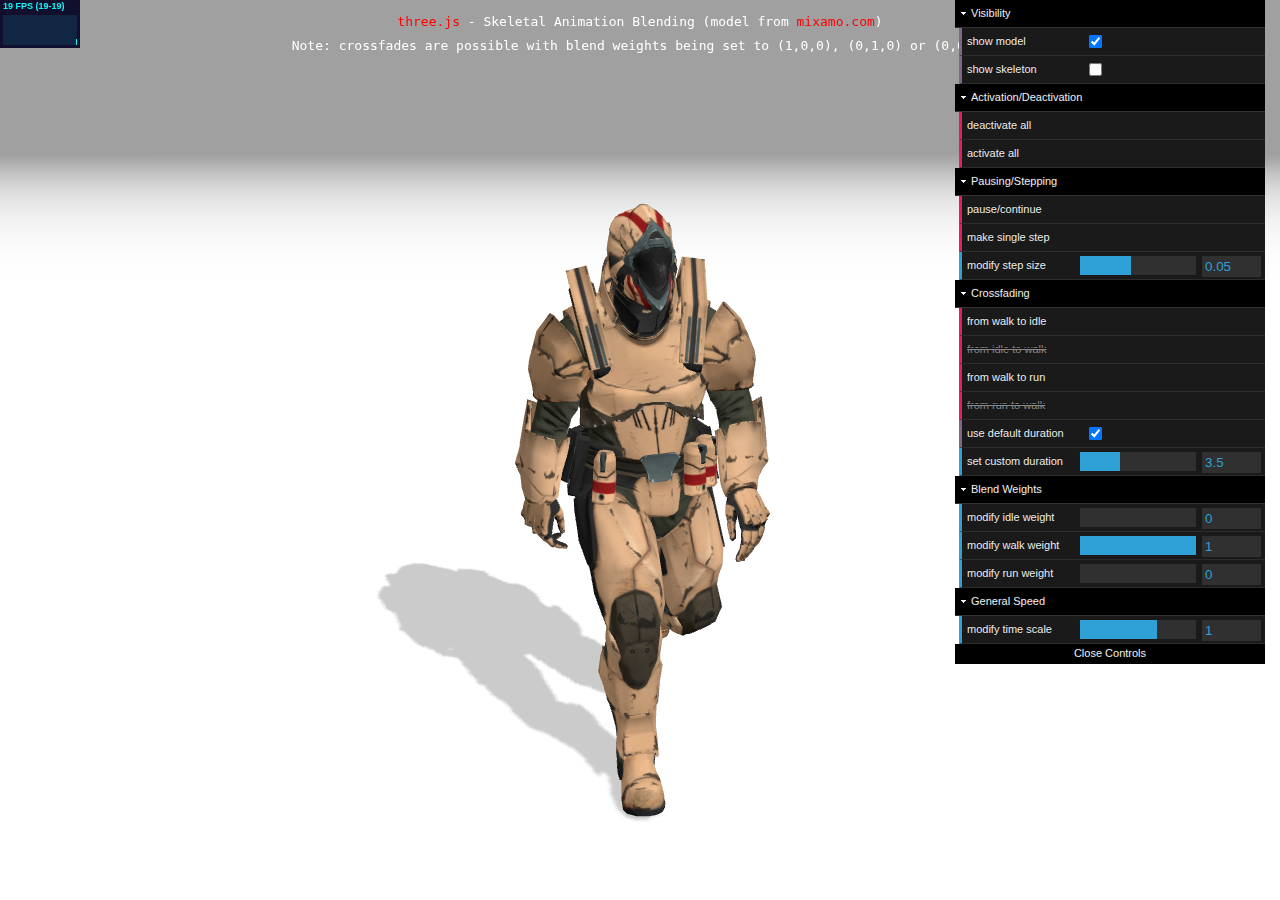
<file: test/threejs/examples/webgl_animation_skinning_blending.html>
<!DOCTYPE html>
<html lang="en">
	<head>
		<title>three.js webgl - animation - skinning</title>
		<meta charset="utf-8">
		<meta name="viewport" content="width=device-width, user-scalable=no, minimum-scale=1.0, maximum-scale=1.0">
		<link type="text/css" rel="stylesheet" href="main.css">
		<style>
			a {
				color: #f00;
			}
			.no-pointer-events {
				pointer-events: none;
			}
			.control-disabled {
				color: #888;
				text-decoration: line-through;
			}
		</style>
	</head>
	<body>
		<div id="container"></div>
		<div id="info">
			<a href="https://threejs.org" target="_blank" rel="noopener">three.js</a> - Skeletal Animation Blending
			(model from <a href="https://www.mixamo.com/" target="_blank" rel="noopener">mixamo.com</a>)<br/>
			Note: crossfades are possible with blend weights being set to (1,0,0), (0,1,0) or (0,0,1)
		</div>

		<script type="module">

			import * as THREE from '../build/three.module.js';

			import Stats from './jsm/libs/stats.module.js';
			import { GUI } from './jsm/libs/dat.gui.module.js';

			import { GLTFLoader } from './jsm/loaders/GLTFLoader.js';

			let scene, renderer, camera, stats;
			let model, skeleton, mixer, clock;

			const crossFadeControls = [];

			let idleAction, walkAction, runAction;
			let idleWeight, walkWeight, runWeight;
			let actions, settings;

			let singleStepMode = false;
			let sizeOfNextStep = 0;

			init();

			function init() {

				const container = document.getElementById( 'container' );

				camera = new THREE.PerspectiveCamera( 45, window.innerWidth / window.innerHeight, 1, 1000 );
				camera.position.set( 1, 2, - 3 );
				camera.lookAt( 0, 1, 0 );

				clock = new THREE.Clock();

				scene = new THREE.Scene();
				scene.background = new THREE.Color( 0xa0a0a0 );
				scene.fog = new THREE.Fog( 0xa0a0a0, 10, 50 );

				const hemiLight = new THREE.HemisphereLight( 0xffffff, 0x444444 );
				hemiLight.position.set( 0, 20, 0 );
				scene.add( hemiLight );

				const dirLight = new THREE.DirectionalLight( 0xffffff );
				dirLight.position.set( - 3, 10, - 10 );
				dirLight.castShadow = true;
				dirLight.shadow.camera.top = 2;
				dirLight.shadow.camera.bottom = - 2;
				dirLight.shadow.camera.left = - 2;
				dirLight.shadow.camera.right = 2;
				dirLight.shadow.camera.near = 0.1;
				dirLight.shadow.camera.far = 40;
				scene.add( dirLight );

				// scene.add( new THREE.CameraHelper( dirLight.shadow.camera ) );

				// ground

				const mesh = new THREE.Mesh( new THREE.PlaneGeometry( 100, 100 ), new THREE.MeshPhongMaterial( { color: 0x999999, depthWrite: false } ) );
				mesh.rotation.x = - Math.PI / 2;
				mesh.receiveShadow = true;
				scene.add( mesh );

				const loader = new GLTFLoader();
				loader.load( 'models/gltf/Soldier.glb', function ( gltf ) {

					model = gltf.scene;
					scene.add( model );

					model.traverse( function ( object ) {

						if ( object.isMesh ) object.castShadow = true;

					} );

					//

					skeleton = new THREE.SkeletonHelper( model );
					skeleton.visible = false;
					scene.add( skeleton );

					//

					createPanel();


					//

					const animations = gltf.animations;

					mixer = new THREE.AnimationMixer( model );

					idleAction = mixer.clipAction( animations[ 0 ] );
					walkAction = mixer.clipAction( animations[ 3 ] );
					runAction = mixer.clipAction( animations[ 1 ] );

					actions = [ idleAction, walkAction, runAction ];

					activateAllActions();

					animate();

				} );

				renderer = new THREE.WebGLRenderer( { antialias: true } );
				renderer.setPixelRatio( window.devicePixelRatio );
				renderer.setSize( window.innerWidth, window.innerHeight );
				renderer.outputEncoding = THREE.sRGBEncoding;
				renderer.shadowMap.enabled = true;
				container.appendChild( renderer.domElement );

				stats = new Stats();
				container.appendChild( stats.dom );

				window.addEventListener( 'resize', onWindowResize );

			}

			function createPanel() {

				const panel = new GUI( { width: 310 } );

				const folder1 = panel.addFolder( 'Visibility' );
				const folder2 = panel.addFolder( 'Activation/Deactivation' );
				const folder3 = panel.addFolder( 'Pausing/Stepping' );
				const folder4 = panel.addFolder( 'Crossfading' );
				const folder5 = panel.addFolder( 'Blend Weights' );
				const folder6 = panel.addFolder( 'General Speed' );

				settings = {
					'show model': true,
					'show skeleton': false,
					'deactivate all': deactivateAllActions,
					'activate all': activateAllActions,
					'pause/continue': pauseContinue,
					'make single step': toSingleStepMode,
					'modify step size': 0.05,
					'from walk to idle': function () {

						prepareCrossFade( walkAction, idleAction, 1.0 );

					},
					'from idle to walk': function () {

						prepareCrossFade( idleAction, walkAction, 0.5 );

					},
					'from walk to run': function () {

						prepareCrossFade( walkAction, runAction, 2.5 );

					},
					'from run to walk': function () {

						prepareCrossFade( runAction, walkAction, 5.0 );

					},
					'use default duration': true,
					'set custom duration': 3.5,
					'modify idle weight': 0.0,
					'modify walk weight': 1.0,
					'modify run weight': 0.0,
					'modify time scale': 1.0
				};

				folder1.add( settings, 'show model' ).onChange( showModel );
				folder1.add( settings, 'show skeleton' ).onChange( showSkeleton );
				folder2.add( settings, 'deactivate all' );
				folder2.add( settings, 'activate all' );
				folder3.add( settings, 'pause/continue' );
				folder3.add( settings, 'make single step' );
				folder3.add( settings, 'modify step size', 0.01, 0.1, 0.001 );
				crossFadeControls.push( folder4.add( settings, 'from walk to idle' ) );
				crossFadeControls.push( folder4.add( settings, 'from idle to walk' ) );
				crossFadeControls.push( folder4.add( settings, 'from walk to run' ) );
				crossFadeControls.push( folder4.add( settings, 'from run to walk' ) );
				folder4.add( settings, 'use default duration' );
				folder4.add( settings, 'set custom duration', 0, 10, 0.01 );
				folder5.add( settings, 'modify idle weight', 0.0, 1.0, 0.01 ).listen().onChange( function ( weight ) {

					setWeight( idleAction, weight );

				} );
				folder5.add( settings, 'modify walk weight', 0.0, 1.0, 0.01 ).listen().onChange( function ( weight ) {

					setWeight( walkAction, weight );

				} );
				folder5.add( settings, 'modify run weight', 0.0, 1.0, 0.01 ).listen().onChange( function ( weight ) {

					setWeight( runAction, weight );

				} );
				folder6.add( settings, 'modify time scale', 0.0, 1.5, 0.01 ).onChange( modifyTimeScale );

				folder1.open();
				folder2.open();
				folder3.open();
				folder4.open();
				folder5.open();
				folder6.open();

				crossFadeControls.forEach( function ( control ) {

					control.classList1 = control.domElement.parentElement.parentElement.classList;
					control.classList2 = control.domElement.previousElementSibling.classList;

					control.setDisabled = function () {

						control.classList1.add( 'no-pointer-events' );
						control.classList2.add( 'control-disabled' );

					};

					control.setEnabled = function () {

						control.classList1.remove( 'no-pointer-events' );
						control.classList2.remove( 'control-disabled' );

					};

				} );

			}


			function showModel( visibility ) {

				model.visible = visibility;

			}


			function showSkeleton( visibility ) {

				skeleton.visible = visibility;

			}


			function modifyTimeScale( speed ) {

				mixer.timeScale = speed;

			}


			function deactivateAllActions() {

				actions.forEach( function ( action ) {

					action.stop();

				} );

			}

			function activateAllActions() {

				setWeight( idleAction, settings[ 'modify idle weight' ] );
				setWeight( walkAction, settings[ 'modify walk weight' ] );
				setWeight( runAction, settings[ 'modify run weight' ] );

				actions.forEach( function ( action ) {

					action.play();

				} );

			}

			function pauseContinue() {

				if ( singleStepMode ) {

					singleStepMode = false;
					unPauseAllActions();

				} else {

					if ( idleAction.paused ) {

						unPauseAllActions();

					} else {

						pauseAllActions();

					}

				}

			}

			function pauseAllActions() {

				actions.forEach( function ( action ) {

					action.paused = true;

				} );

			}

			function unPauseAllActions() {

				actions.forEach( function ( action ) {

					action.paused = false;

				} );

			}

			function toSingleStepMode() {

				unPauseAllActions();

				singleStepMode = true;
				sizeOfNextStep = settings[ 'modify step size' ];

			}

			function prepareCrossFade( startAction, endAction, defaultDuration ) {

				// Switch default / custom crossfade duration (according to the user's choice)

				const duration = setCrossFadeDuration( defaultDuration );

				// Make sure that we don't go on in singleStepMode, and that all actions are unpaused

				singleStepMode = false;
				unPauseAllActions();

				// If the current action is 'idle' (duration 4 sec), execute the crossfade immediately;
				// else wait until the current action has finished its current loop

				if ( startAction === idleAction ) {

					executeCrossFade( startAction, endAction, duration );

				} else {

					synchronizeCrossFade( startAction, endAction, duration );

				}

			}

			function setCrossFadeDuration( defaultDuration ) {

				// Switch default crossfade duration <-> custom crossfade duration

				if ( settings[ 'use default duration' ] ) {

					return defaultDuration;

				} else {

					return settings[ 'set custom duration' ];

				}

			}

			function synchronizeCrossFade( startAction, endAction, duration ) {

				mixer.addEventListener( 'loop', onLoopFinished );

				function onLoopFinished( event ) {

					if ( event.action === startAction ) {

						mixer.removeEventListener( 'loop', onLoopFinished );

						executeCrossFade( startAction, endAction, duration );

					}

				}

			}

			function executeCrossFade( startAction, endAction, duration ) {

				// Not only the start action, but also the end action must get a weight of 1 before fading
				// (concerning the start action this is already guaranteed in this place)

				setWeight( endAction, 1 );
				endAction.time = 0;

				// Crossfade with warping - you can also try without warping by setting the third parameter to false

				startAction.crossFadeTo( endAction, duration, true );

			}

			// This function is needed, since animationAction.crossFadeTo() disables its start action and sets
			// the start action's timeScale to ((start animation's duration) / (end animation's duration))

			function setWeight( action, weight ) {

				action.enabled = true;
				action.setEffectiveTimeScale( 1 );
				action.setEffectiveWeight( weight );

			}

			// Called by the render loop

			function updateWeightSliders() {

				settings[ 'modify idle weight' ] = idleWeight;
				settings[ 'modify walk weight' ] = walkWeight;
				settings[ 'modify run weight' ] = runWeight;

			}

			// Called by the render loop

			function updateCrossFadeControls() {

				crossFadeControls.forEach( function ( control ) {

					control.setDisabled();

				} );

				if ( idleWeight === 1 && walkWeight === 0 && runWeight === 0 ) {

					crossFadeControls[ 1 ].setEnabled();

				}

				if ( idleWeight === 0 && walkWeight === 1 && runWeight === 0 ) {

					crossFadeControls[ 0 ].setEnabled();
					crossFadeControls[ 2 ].setEnabled();

				}

				if ( idleWeight === 0 && walkWeight === 0 && runWeight === 1 ) {

					crossFadeControls[ 3 ].setEnabled();

				}

			}

			function onWindowResize() {

				camera.aspect = window.innerWidth / window.innerHeight;
				camera.updateProjectionMatrix();

				renderer.setSize( window.innerWidth, window.innerHeight );

			}

			function animate() {

				// Render loop

				requestAnimationFrame( animate );

				idleWeight = idleAction.getEffectiveWeight();
				walkWeight = walkAction.getEffectiveWeight();
				runWeight = runAction.getEffectiveWeight();

				// Update the panel values if weights are modified from "outside" (by crossfadings)

				updateWeightSliders();

				// Enable/disable crossfade controls according to current weight values

				updateCrossFadeControls();

				// Get the time elapsed since the last frame, used for mixer update (if not in single step mode)

				let mixerUpdateDelta = clock.getDelta();

				// If in single step mode, make one step and then do nothing (until the user clicks again)

				if ( singleStepMode ) {

					mixerUpdateDelta = sizeOfNextStep;
					sizeOfNextStep = 0;

				}

				// Update the animation mixer, the stats panel, and render this frame

				mixer.update( mixerUpdateDelta );

				stats.update();

				renderer.render( scene, camera );

			}

		</script>

	</body>
</html>
</file>
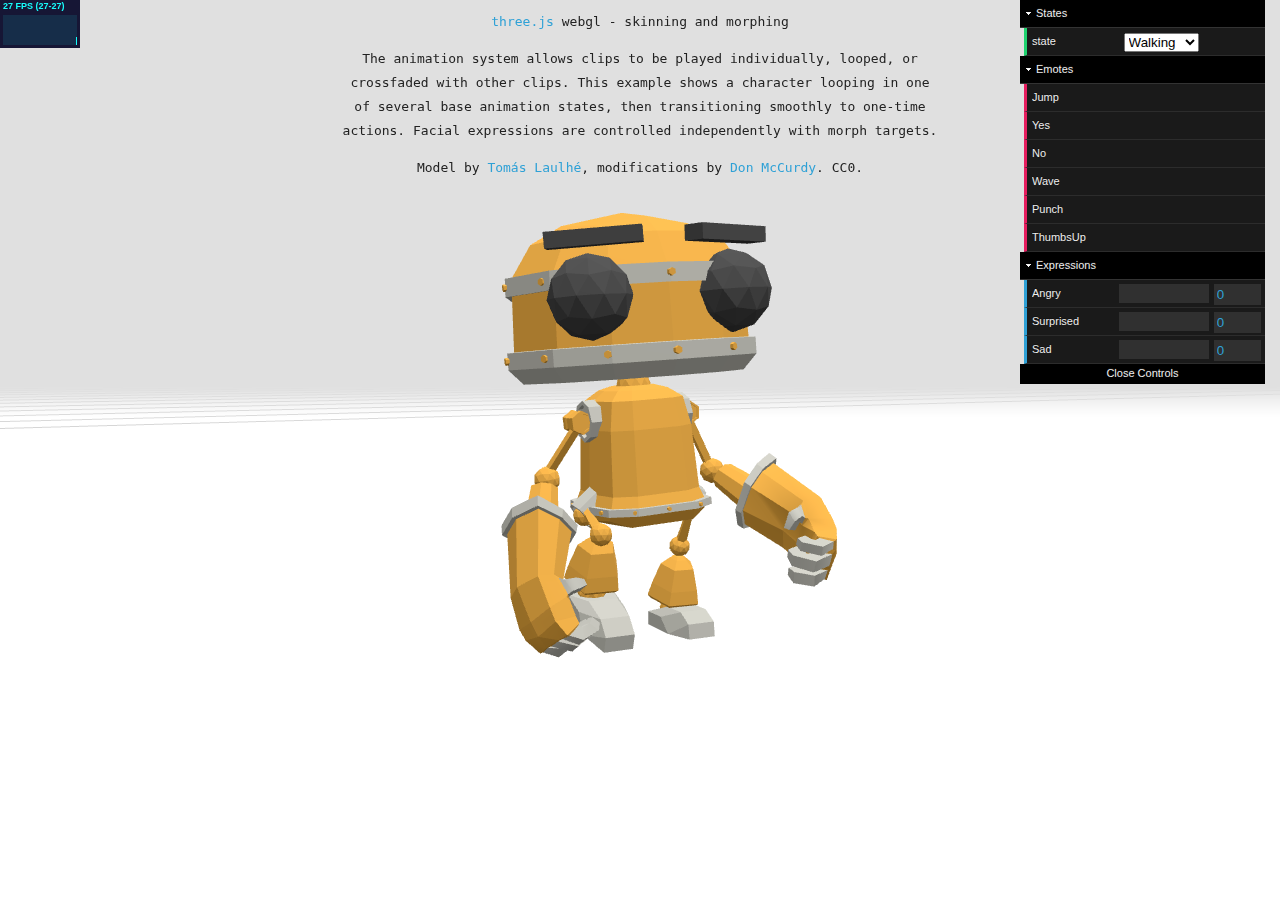
<file: test/threejs/examples/webgl_animation_skinning_morph.html>
<!DOCTYPE html>
<html lang="en">
	<head>
		<title>three.js webgl - skinning and morphing</title>
		<meta charset="utf-8">
		<meta name="viewport" content="width=device-width, user-scalable=no, minimum-scale=1.0, maximum-scale=1.0">
		<link type="text/css" rel="stylesheet" href="main.css">
		<style>
			body {
				color: #222;
			}

			a {
				color: #2fa1d6;
			}

			p {
				max-width: 600px;
				margin-left: auto;
				margin-right: auto;
				padding: 0 2em;
			}
		</style>
	</head>

	<body>
		<div id="info">
			<a href="https://threejs.org" target="_blank" rel="noopener">three.js</a> webgl - skinning and morphing<br />
			<p>
				The animation system allows clips to be played individually, looped, or crossfaded with other clips. This example shows a character looping in one of several base animation states, then transitioning smoothly to one-time actions. Facial expressions are controlled independently with morph targets.
			</p>
			Model by
			<a href="https://www.patreon.com/quaternius" target="_blank" rel="noopener">Tomás Laulhé</a>,
			modifications by <a href="https://donmccurdy.com/" target="_blank" rel="noopener">Don McCurdy</a>. CC0.<br />
		</div>

		<script type="module">

			import * as THREE from '../build/three.module.js';

			import Stats from './jsm/libs/stats.module.js';
			import { GUI } from './jsm/libs/dat.gui.module.js';

			import { GLTFLoader } from './jsm/loaders/GLTFLoader.js';

			let container, stats, clock, gui, mixer, actions, activeAction, previousAction;
			let camera, scene, renderer, model, face;

			const api = { state: 'Walking' };

			init();
			animate();

			function init() {

				container = document.createElement( 'div' );
				document.body.appendChild( container );

				camera = new THREE.PerspectiveCamera( 45, window.innerWidth / window.innerHeight, 0.25, 100 );
				camera.position.set( - 5, 3, 10 );
				camera.lookAt( new THREE.Vector3( 0, 2, 0 ) );

				scene = new THREE.Scene();
				scene.background = new THREE.Color( 0xe0e0e0 );
				scene.fog = new THREE.Fog( 0xe0e0e0, 20, 100 );

				clock = new THREE.Clock();

				// lights

				const hemiLight = new THREE.HemisphereLight( 0xffffff, 0x444444 );
				hemiLight.position.set( 0, 20, 0 );
				scene.add( hemiLight );

				const dirLight = new THREE.DirectionalLight( 0xffffff );
				dirLight.position.set( 0, 20, 10 );
				scene.add( dirLight );

				// ground

				const mesh = new THREE.Mesh( new THREE.PlaneGeometry( 2000, 2000 ), new THREE.MeshPhongMaterial( { color: 0x999999, depthWrite: false } ) );
				mesh.rotation.x = - Math.PI / 2;
				scene.add( mesh );

				const grid = new THREE.GridHelper( 200, 40, 0x000000, 0x000000 );
				grid.material.opacity = 0.2;
				grid.material.transparent = true;
				scene.add( grid );

				// model

				const loader = new GLTFLoader();
				loader.load( 'models/gltf/RobotExpressive/RobotExpressive.glb', function ( gltf ) {

					model = gltf.scene;
					scene.add( model );

					createGUI( model, gltf.animations );

				}, undefined, function ( e ) {

					console.error( e );

				} );

				renderer = new THREE.WebGLRenderer( { antialias: true } );
				renderer.setPixelRatio( window.devicePixelRatio );
				renderer.setSize( window.innerWidth, window.innerHeight );
				renderer.outputEncoding = THREE.sRGBEncoding;
				container.appendChild( renderer.domElement );

				window.addEventListener( 'resize', onWindowResize );

				// stats
				stats = new Stats();
				container.appendChild( stats.dom );

			}

			function createGUI( model, animations ) {

				const states = [ 'Idle', 'Walking', 'Running', 'Dance', 'Death', 'Sitting', 'Standing' ];
				const emotes = [ 'Jump', 'Yes', 'No', 'Wave', 'Punch', 'ThumbsUp' ];

				gui = new GUI();

				mixer = new THREE.AnimationMixer( model );

				actions = {};

				for ( let i = 0; i < animations.length; i ++ ) {

					const clip = animations[ i ];
					const action = mixer.clipAction( clip );
					actions[ clip.name ] = action;

					if ( emotes.indexOf( clip.name ) >= 0 || states.indexOf( clip.name ) >= 4 ) {

						action.clampWhenFinished = true;
						action.loop = THREE.LoopOnce;

					}

				}

				// states

				const statesFolder = gui.addFolder( 'States' );

				const clipCtrl = statesFolder.add( api, 'state' ).options( states );

				clipCtrl.onChange( function () {

					fadeToAction( api.state, 0.5 );

				} );

				statesFolder.open();

				// emotes

				const emoteFolder = gui.addFolder( 'Emotes' );

				function createEmoteCallback( name ) {

					api[ name ] = function () {

						fadeToAction( name, 0.2 );

						mixer.addEventListener( 'finished', restoreState );

					};

					emoteFolder.add( api, name );

				}

				function restoreState() {

					mixer.removeEventListener( 'finished', restoreState );

					fadeToAction( api.state, 0.2 );

				}

				for ( let i = 0; i < emotes.length; i ++ ) {

					createEmoteCallback( emotes[ i ] );

				}

				emoteFolder.open();

				// expressions

				face = model.getObjectByName( 'Head_4' );

				const expressions = Object.keys( face.morphTargetDictionary );
				const expressionFolder = gui.addFolder( 'Expressions' );

				for ( let i = 0; i < expressions.length; i ++ ) {

					expressionFolder.add( face.morphTargetInfluences, i, 0, 1, 0.01 ).name( expressions[ i ] );

				}

				activeAction = actions[ 'Walking' ];
				activeAction.play();

				expressionFolder.open();

			}

			function fadeToAction( name, duration ) {

				previousAction = activeAction;
				activeAction = actions[ name ];

				if ( previousAction !== activeAction ) {

					previousAction.fadeOut( duration );

				}

				activeAction
					.reset()
					.setEffectiveTimeScale( 1 )
					.setEffectiveWeight( 1 )
					.fadeIn( duration )
					.play();

			}

			function onWindowResize() {

				camera.aspect = window.innerWidth / window.innerHeight;
				camera.updateProjectionMatrix();

				renderer.setSize( window.innerWidth, window.innerHeight );

			}

			//

			function animate() {

				const dt = clock.getDelta();

				if ( mixer ) mixer.update( dt );

				requestAnimationFrame( animate );

				renderer.render( scene, camera );

				stats.update();

			}

		</script>

	</body>
</html>
</file>
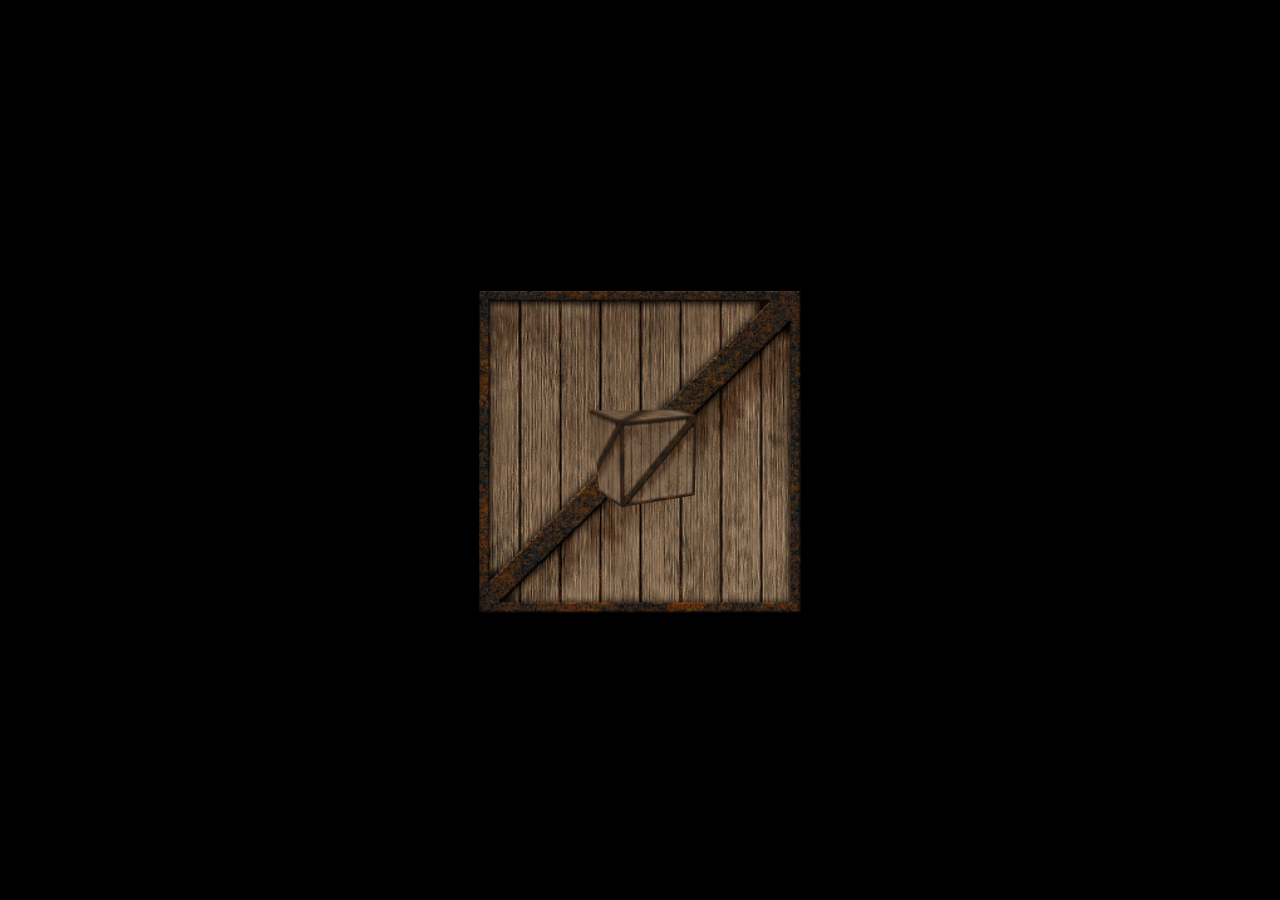
<file: test/threejs/examples/webgl_geometry_cube_and_plane.html>
<!DOCTYPE html>
<html lang="en">
	<head>
		<title>three.js webgl - geometry - cube</title>
		<meta charset="utf-8">
		<meta name="viewport" content="width=device-width, user-scalable=no, minimum-scale=1.0, maximum-scale=1.0">
		<link type="text/css" rel="stylesheet" href="main.css">
	</head>
	<body>

		<script type="module">

			import * as THREE from '../build/three.module.js';
			import { OrbitControls } from './jsm/controls/OrbitControls.js';

			let camera, scene, renderer;
			let box_mesh, plane_mesh;

			init();
			animate();

			function init() {

				scene = new THREE.Scene();

				const texture = new THREE.TextureLoader().load( 'textures/crate.gif' );

				const box_geometry = new THREE.BoxGeometry( 50, 50, 50 );
				const box_material = new THREE.MeshBasicMaterial( { map: texture } );
				box_mesh = new THREE.Mesh( box_geometry, box_material );
				scene.add( box_mesh );
				
				const plane_geometry = new THREE.PlaneGeometry( 200, 200 );
				const plane_material = new THREE.MeshBasicMaterial( { map: texture } );
				plane_mesh = new THREE.Mesh( plane_geometry, plane_material );
				scene.add( plane_mesh );

				renderer = new THREE.WebGLRenderer( { antialias: true } );
				renderer.setPixelRatio( window.devicePixelRatio );
				renderer.setSize( window.innerWidth, window.innerHeight );
				document.body.appendChild( renderer.domElement );

				// camera
				camera = new THREE.PerspectiveCamera( 70, window.innerWidth / window.innerHeight, 1, 1000 );
				camera.position.z = 400;

				const controls = new OrbitControls( camera, renderer.domElement );
				controls.enablePan = false;
				controls.enableZoom = false;
				controls.target.set( 0, 1, 0 );
				controls.update();

				window.addEventListener( 'resize', onWindowResize );

			}

			function onWindowResize() {

				camera.aspect = window.innerWidth / window.innerHeight;
				camera.updateProjectionMatrix();

				renderer.setSize( window.innerWidth, window.innerHeight );

			}

			function animate() {

				requestAnimationFrame( animate );

				box_mesh.rotation.x += 0.005;
				box_mesh.rotation.y += 0.01;

				renderer.render( scene, camera );

			}

		</script>

	</body>
</html>
</file>
<file: test/button/css/main.css>
.btn .glyphicon {
    margin-right: 8px;
}
.btn .glyphicon.single {
    margin: 0;
}
.btn:focus,
.btn:active:focus,
.btn.active:focus {
    outline: none;
}
.row {
    margin: 0;
}
.nav > li > a {
    padding: 8px 15px;
}
.nav-tabs {
    border-color: #c2c2c2;
}
.nav-tabs > li.active > a,
.nav-tabs > li.active > a:hover,
.nav-tabs > li.active > a:focus {
    background-color: #fff;
    border-color: #c2c2c2;
    border-bottom-color: transparent;
    font-weight: bold;
}
.nav-tabs > li > a:hover {
    border-bottom-color: #c2c2c2;
}
body {
    font-family: Open Sans, Helvetica, Arial, sans-serif;
    background: #f5f5f5;
}
body.fullscreen main {
    margin: 0;
}
body.fullscreen #topbar,
body.fullscreen #sidebar {
    display: none;
}
#topbar {
    opacity: 0.95;
    color: #fff;
}
#topbar h1 {
    line-height: 68px;
    margin: 0;
    padding: 0 24px;
    font-size: 180%;
    font-weight: bold;
    text-shadow: 0 -1px 0 #000000;
}
#topbar a {
    color: #fff;
}
#topbar .navbar-center {
    position: absolute;
    left: 50%;
    width: 300px;
    margin-left: -150px;
    font-size: 120%;
    font-weight: bold;
    line-height: 68px;
}
#topbar .navbar-center #scene-stats {
    font-size: 90%;
    text-align: center;
}
#topbar .navbar-center #scene-stats .sep {
    display: inline-block;
    margin: 0 8px;
}
#topbar .navbar-right {
    min-width: 400px;
    height: 68px;
}
#topbar #fps-chart,
#topbar #fps,
#topbar #backend-name {
    display: inline-block;
    float: right;
}
#topbar #fps-chart .bar {
    margin: 0;
    display: inline-block;
    vertical-align: bottom;
    width: 1px;
    background: #fff;
}
#topbar #fps {
    min-width: 80px;
    margin: 0 24px;
    line-height: 68px;
    font-weight: bold;
    font-size: 140%;
    text-align: center;
}
#topbar #btn-settings {
    margin: 17px 0;
}
#sidebar {
    position: fixed;
    width: 300px;
    height: 100%;
    float: left;
    padding: 24px;
    padding-top: 92px;
    border-right: solid 1px #d1d1d1;
    background: #ebebeb;
    overflow-y: auto;
}
#sidebar h2 {
    margin: 0.6em 0 1.2em 0;
    font-size: 18px;
    font-weight: normal;
}
#sidebar .btn {
    margin-bottom: 12px;
}
#sidebar .btn:last-of-type {
    margin-bottom: 24px;
}
#sidebar .testcases {
    background: #fff;
    border: solid 1px #c2c2c2;
    border-top-left-radius: 0;
    border-top-right-radius: 0;
    border-top: none;
}
#sidebar .testcases .list-group-item {
    border-left: none;
    border-right: none;
    padding-left: 37px;
}
#sidebar .testcases .list-group-item input[type='checkbox'] {
    position: absolute;
    margin-left: -22px;
}
#sidebar .testcases .list-group-item .title {
    font-weight: bold;
    font-size: 90%;
    margin-bottom: 0.25em;
}
#sidebar .testcases .list-group-item .desc {
    font-size: 85%;
}
#sidebar .testcases .list-group-item:first-child {
    border-top: none;
}
#sidebar .testcases .list-group-item:last-child {
    border-bottom: none;
}
#sidebar .btn {
    display: block;
    width: 100%;
    margin: 1em 0;
    line-height: 2em;
}
#sidebar #download {
    margin: 24px 0 0 0;
    padding-top: 24px;
    border-top: 1px solid #bbb;
    font-style: italic;
}
#sidebar #download label {
    font-weight: normal;
    margin-right: 8px;
}
#sidebar #download input {
    position: relative;
    top: 2px;
}
#sidebar #download label:hover,
#sidebar #download input:hover {
    cursor: pointer;
}
main {
    margin: 68px 0 0 300px;
}
main #error {
    position: fixed;
    top: 160px;
    left: 390px;
    color: #555;
    font-weight: bold;
}
main #frame {
    margin: 0;
    background: #fff;
    border: dashed 2px #d1d1d1;
    border-top: none;
    border-left: none;
    width: 1024px;
    height: 768px;
    overflow: hidden;
}
main #frame.res-1024x768 {
    width: 1024px !important;
    height: 768px !important;
}
main #frame.res-1280x1024 {
    width: 1280px !important;
    height: 1024px !important;
}
main #frame.res-1376x768 {
    width: 1376px !important;
    height: 768px !important;
}
main #frame.res-1600x900 {
    width: 1600px !important;
    height: 900px !important;
}
main #frame.res-1920x1080 {
    width: 1920px !important;
    height: 1080px !important;
}
#toggle-fullscreen,
#backend-name {
    position: fixed;
    bottom: 0;
    right: 0;
    display: block;
    padding: 8px 12px;
    background: #ccc;
    border: none;
}
#backend-name {
    right: 75px;
    font-style: italic;
}
#status-bar {
    display: none;
    position: fixed;
    bottom: 0;
    right: 0;
    width: auto;
    height: 32px;
    line-height: 24px;
    padding: 4px 10px;
    color: #fff;
    background: #333;
    font-size: 12px;
    border-top-left-radius: 2px;
}
#spinner {
    display: none;
    position: absolute;
    top: 50%;
    left: 50%;
    width: 88px;
    height: 88px;
    margin: -46px 0 0 -46px;
    padding: 12px;
    background: #fff;
    border-radius: 46px;
}
.frame-loading #spinner {
    display: block;
}
</file>
<file: test/threejs/examples/main.css>
body {
	margin: 0;
	background-color: #000;
	color: #fff;
	font-family: Monospace;
	font-size: 13px;
	line-height: 24px;
	overscroll-behavior: none;
}

a {
	color: #ff0;
	text-decoration: none;
}

a:hover {
	text-decoration: underline;
}

button {
	cursor: pointer;
	text-transform: uppercase;
}

#info {
	position: absolute;
	top: 0px;
	width: 100%;
	padding: 10px;
	box-sizing: border-box;
	text-align: center;
	-moz-user-select: none;
	-webkit-user-select: none;
	-ms-user-select: none;
	user-select: none;
	pointer-events: none;
	z-index: 1; /* TODO Solve this in HTML */
}

a, button, input, select {
	pointer-events: auto;
}

.dg.ac {
	-moz-user-select: none;
	-webkit-user-select: none;
	-ms-user-select: none;
	user-select: none;
	z-index: 2 !important; /* TODO Solve this in HTML */
}

#overlay {
	position: absolute;
	font-size: 16px;
	z-index: 2;
	top: 0;
	left: 0;
	width: 100%;
	height: 100%;
	display: flex;
	align-items: center;
	justify-content: center;
	flex-direction: column;
	background: rgba(0,0,0,0.7);
}

	#overlay button {
		background: transparent;
		border: 0;
		border: 1px solid rgb(255, 255, 255);
		border-radius: 4px;
		color: #ffffff;
		padding: 12px 18px;
		text-transform: uppercase;
		cursor: pointer;
	}

#notSupported {
	width: 50%;
	margin: auto;
	background-color: #f00;
	margin-top: 20px;
	padding: 10px;
}
</file>
